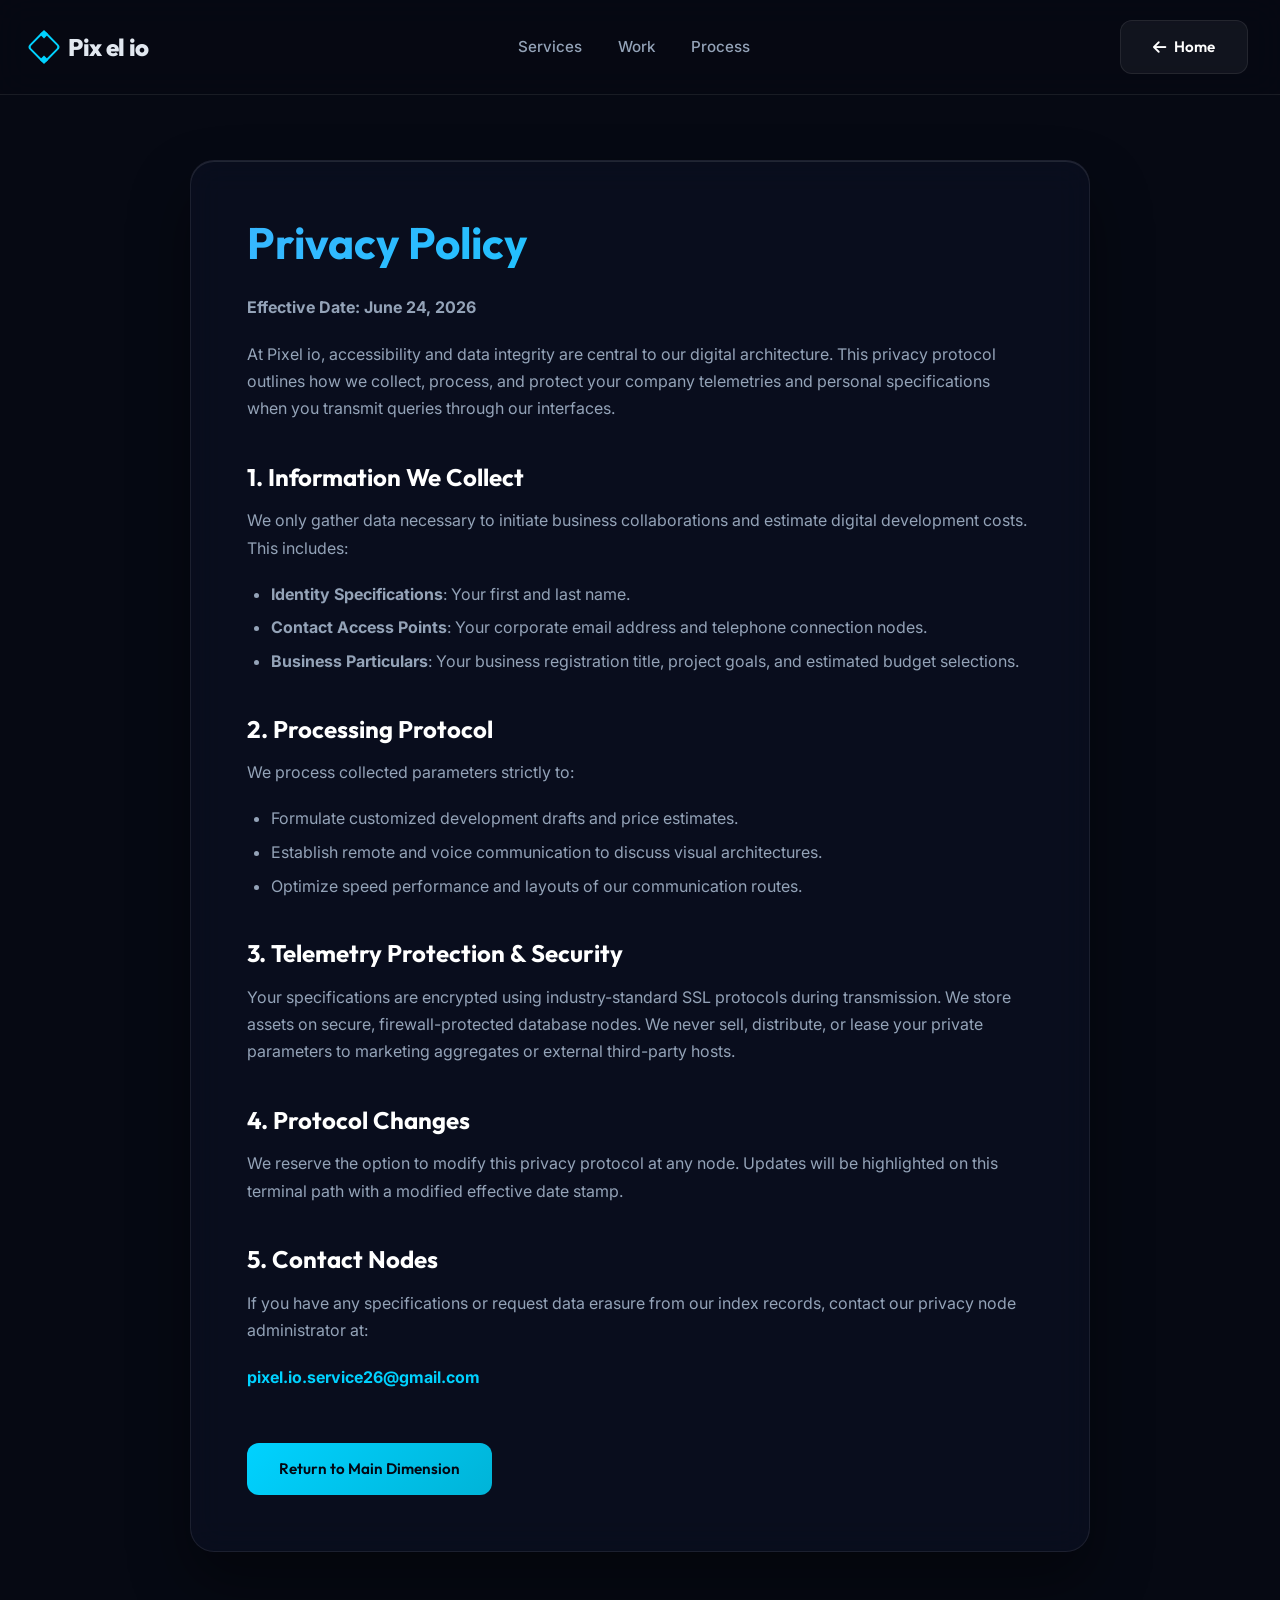
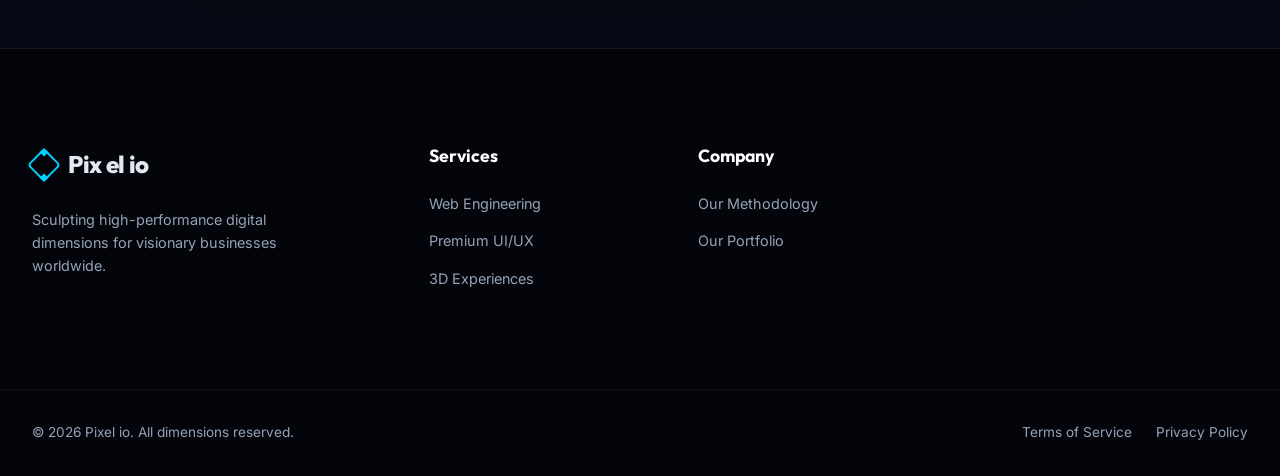
<file: privacy.html>
<!DOCTYPE html>
<html lang="en">
<head>
    <meta charset="UTF-8">
    <meta name="viewport" content="width=device-width, initial-scale=1.0">
    <title>Privacy Policy | Pixel io</title>
    <meta name="description" content="Privacy Policy for Pixel io. Understand how we protect and process your data.">
    <!-- Google Fonts -->
    <link rel="preconnect" href="https://fonts.googleapis.com">
    <link rel="preconnect" href="https://fonts.gstatic.com" crossorigin>
    <link href="https://fonts.googleapis.com/css2?family=Inter:wght@300;400;500;600&family=Outfit:wght@400;500;600;700;800;900&display=swap" rel="stylesheet">
    <!-- FontAwesome for icons -->
    <link rel="stylesheet" href="https://cdnjs.cloudflare.com/ajax/libs/font-awesome/6.4.0/css/all.min.css">
    <!-- Stylesheet -->
    <link rel="stylesheet" href="style.css">
    <style>
        .policy-container {
            padding: 10rem 0 6rem 0;
            min-height: 80vh;
        }
        .policy-card {
            padding: 3.5rem;
            max-width: 900px;
            margin: 0 auto;
        }
        .policy-card h1 {
            font-size: 2.75rem;
            margin-bottom: 1.5rem;
            background: linear-gradient(135deg, var(--clr-blue), var(--clr-cyan));
            background-clip: text;
            -webkit-background-clip: text;
            -webkit-text-fill-color: transparent;
        }
        .policy-card h2 {
            font-size: 1.5rem;
            margin-top: 2.5rem;
            margin-bottom: 1rem;
            color: #ffffff;
        }
        .policy-card p {
            margin-bottom: 1.25rem;
            font-size: 1rem;
            line-height: 1.7;
        }
        .policy-card ul {
            margin-bottom: 1.5rem;
            padding-left: 1.5rem;
            color: var(--clr-text-muted);
        }
        .policy-card li {
            margin-bottom: 0.5rem;
        }
        .back-btn {
            margin-top: 2rem;
        }
    </style>
</head>
<body>
    <!-- Background Interactive Pixel Canvas -->
    <canvas id="pixel-bg-canvas"></canvas>

    <!-- Header Navigation -->
    <header class="navbar-header">
        <div class="nav-container">
            <a href="index.html" class="logo">
                <div class="logo-pixel-cube">
                    <span class="pixel-dot top-left"></span>
                    <span class="pixel-dot bottom-right"></span>
                </div>
                <span class="logo-text"><span class="logo-pix">Pix</span><span class="logo-el">el</span> <span class="logo-io">io</span></span>
            </a>
            
            <nav class="nav-menu" id="nav-menu">
                <a href="index.html#services" class="nav-link">Services</a>
                <a href="index.html#portfolio" class="nav-link">Work</a>
                <a href="index.html#concept" class="nav-link">Process</a>
            </nav>

            <div class="nav-actions">
                <a href="index.html" class="btn btn-secondary"><i class="fa-solid fa-arrow-left"></i> Home</a>
            </div>
        </div>
    </header>

    <main class="container policy-container">
        <div class="policy-card glass-panel">
            <h1>Privacy Policy</h1>
            <p><strong>Effective Date: June 24, 2026</strong></p>
            <p>At Pixel io, accessibility and data integrity are central to our digital architecture. This privacy protocol outlines how we collect, process, and protect your company telemetries and personal specifications when you transmit queries through our interfaces.</p>
            
            <h2>1. Information We Collect</h2>
            <p>We only gather data necessary to initiate business collaborations and estimate digital development costs. This includes:</p>
            <ul>
                <li><strong>Identity Specifications</strong>: Your first and last name.</li>
                <li><strong>Contact Access Points</strong>: Your corporate email address and telephone connection nodes.</li>
                <li><strong>Business Particulars</strong>: Your business registration title, project goals, and estimated budget selections.</li>
            </ul>

            <h2>2. Processing Protocol</h2>
            <p>We process collected parameters strictly to:</p>
            <ul>
                <li>Formulate customized development drafts and price estimates.</li>
                <li>Establish remote and voice communication to discuss visual architectures.</li>
                <li>Optimize speed performance and layouts of our communication routes.</li>
            </ul>

            <h2>3. Telemetry Protection & Security</h2>
            <p>Your specifications are encrypted using industry-standard SSL protocols during transmission. We store assets on secure, firewall-protected database nodes. We never sell, distribute, or lease your private parameters to marketing aggregates or external third-party hosts.</p>

            <h2>4. Protocol Changes</h2>
            <p>We reserve the option to modify this privacy protocol at any node. Updates will be highlighted on this terminal path with a modified effective date stamp.</p>

            <h2>5. Contact Nodes</h2>
            <p>If you have any specifications or request data erasure from our index records, contact our privacy node administrator at:</p>
            <p><a href="mailto:pixel.io.service26@gmail.com" class="link-cyan"><strong>pixel.io.service26@gmail.com</strong></a></p>

            <a href="index.html" class="btn btn-primary btn-glow back-btn">Return to Main Dimension</a>
        </div>
    </main>

    <!-- Footer -->
    <footer class="main-footer">
        <div class="container footer-container">
            <div class="footer-brand">
                <a href="index.html" class="logo">
                    <div class="logo-pixel-cube">
                        <span class="pixel-dot top-left"></span>
                        <span class="pixel-dot bottom-right"></span>
                    </div>
                    <span class="logo-text"><span class="logo-pix">Pix</span><span class="logo-el">el</span> <span class="logo-io">io</span></span>
                </a>
                <p>Sculpting high-performance digital dimensions for visionary businesses worldwide.</p>
            </div>

            <div class="footer-links">
                <h4>Services</h4>
                <ul>
                    <li><a href="index.html#services">Web Engineering</a></li>
                    <li><a href="index.html#services">Premium UI/UX</a></li>
                    <li><a href="index.html#services">3D Experiences</a></li>
                </ul>
            </div>

            <div class="footer-links">
                <h4>Company</h4>
                <ul>
                    <li><a href="index.html#concept">Our Methodology</a></li>
                    <li><a href="index.html#portfolio">Our Portfolio</a></li>
                </ul>
            </div>
        </div>

        <div class="footer-bottom">
            <div class="container footer-bottom-container">
                <p>&copy; 2026 Pixel io. All dimensions reserved.</p>
                <div class="footer-legal">
                    <a href="terms.html">Terms of Service</a>
                    <a href="privacy.html">Privacy Policy</a>
                </div>
            </div>
        </div>
    </footer>

    <!-- JavaScript -->
    <script src="app.js"></script>
</body>
</html>
</file>
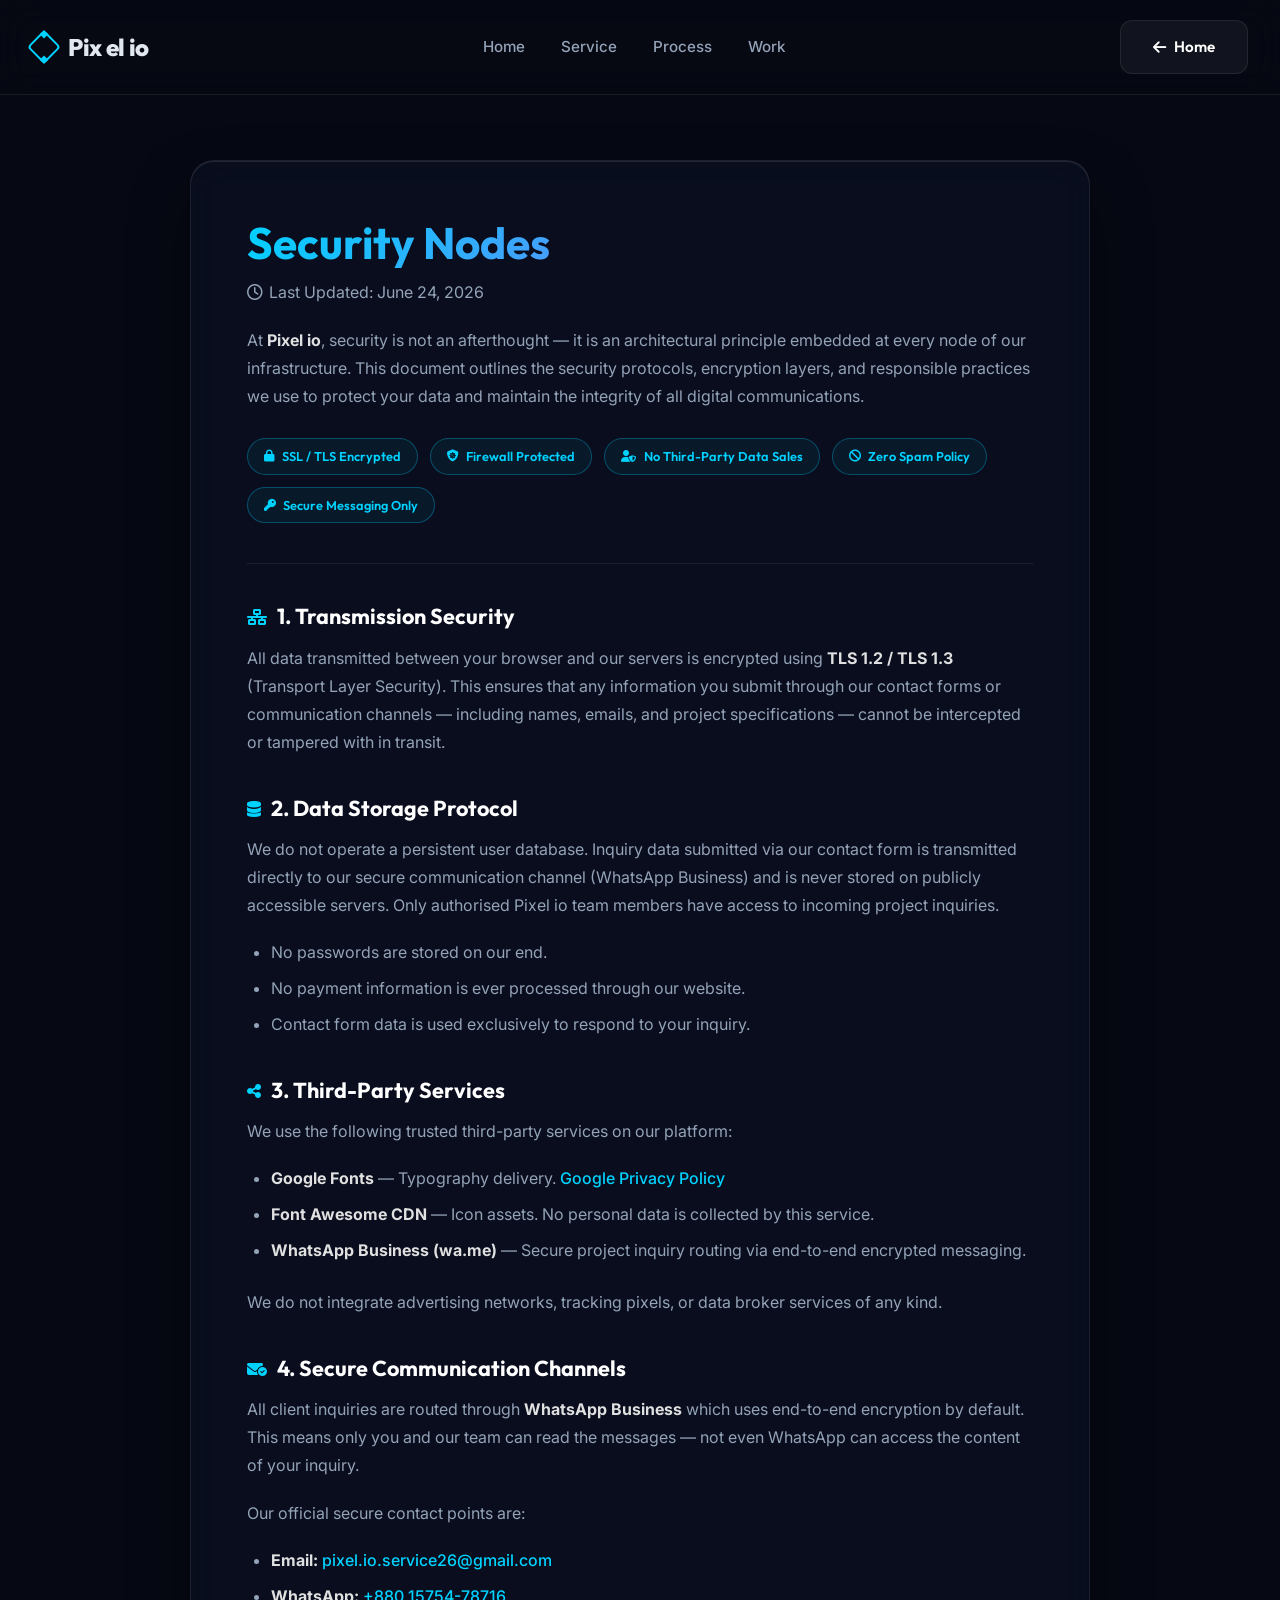
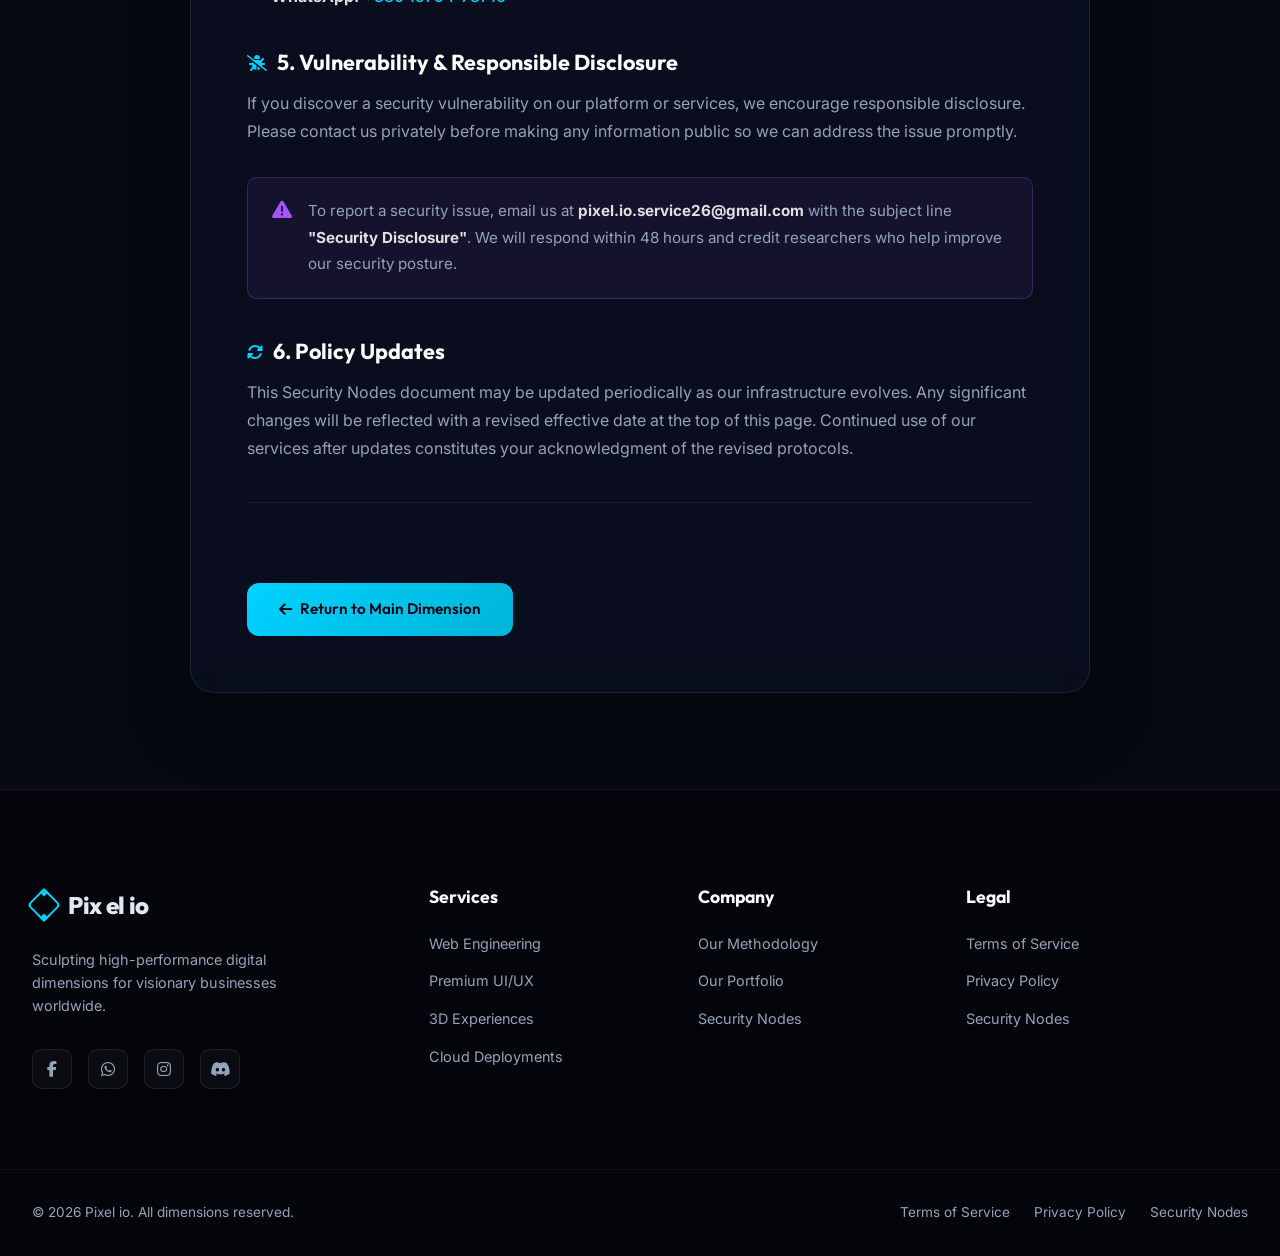
<file: security.html>
<!DOCTYPE html>
<html lang="en">
<head>
    <meta charset="UTF-8">
    <meta name="viewport" content="width=device-width, initial-scale=1.0">
    <title>Security Nodes | Pixel io</title>
    <meta name="description" content="Pixel io Security Nodes — Learn how we protect your data, secure our infrastructure, and maintain digital integrity across all communication channels.">
    <!-- Google Fonts -->
    <link rel="preconnect" href="https://fonts.googleapis.com">
    <link rel="preconnect" href="https://fonts.gstatic.com" crossorigin>
    <link href="https://fonts.googleapis.com/css2?family=Inter:wght@300;400;500;600&family=Outfit:wght@400;500;600;700;800;900&display=swap" rel="stylesheet">
    <!-- FontAwesome for icons -->
    <link rel="stylesheet" href="https://cdnjs.cloudflare.com/ajax/libs/font-awesome/6.4.0/css/all.min.css">
    <!-- Stylesheet -->
    <link rel="stylesheet" href="style.css">
    <style>
        .policy-container {
            padding: 10rem 0 6rem 0;
            min-height: 80vh;
        }
        .policy-card {
            padding: 3.5rem;
            max-width: 900px;
            margin: 0 auto;
        }
        .policy-card h1 {
            font-size: 2.75rem;
            margin-bottom: 0.5rem;
            background: linear-gradient(135deg, #00d2ff, #a855f7);
            -webkit-background-clip: text;
            -webkit-text-fill-color: transparent;
        }
        .effective-date {
            font-size: 0.85rem;
            color: var(--clr-text-muted);
            margin-bottom: 2rem;
            display: flex;
            align-items: center;
            gap: 0.4rem;
        }
        .policy-card h2 {
            font-size: 1.35rem;
            margin-top: 2.5rem;
            margin-bottom: 0.85rem;
            color: #ffffff;
            display: flex;
            align-items: center;
            gap: 0.6rem;
        }
        .policy-card h2 i {
            font-size: 1rem;
            color: var(--clr-cyan);
        }
        .policy-card p {
            margin-bottom: 1.25rem;
            font-size: 1rem;
            line-height: 1.75;
            color: var(--clr-text-muted);
        }
        .policy-card ul {
            margin-bottom: 1.5rem;
            padding-left: 1.5rem;
            color: var(--clr-text-muted);
        }
        .policy-card li {
            margin-bottom: 0.6rem;
            line-height: 1.65;
        }
        .policy-card strong { color: #e0e0e0; }
        .security-badges {
            display: flex;
            flex-wrap: wrap;
            gap: 0.75rem;
            margin: 1.75rem 0;
        }
        .sec-badge {
            display: inline-flex;
            align-items: center;
            gap: 0.45rem;
            padding: 0.45rem 1rem;
            border-radius: 999px;
            border: 1px solid rgba(0, 210, 255, 0.3);
            background: rgba(0, 210, 255, 0.06);
            font-size: 0.8rem;
            font-family: var(--font-heading);
            font-weight: 600;
            color: var(--clr-cyan);
        }
        .sec-badge i { font-size: 0.75rem; }
        .alert-box {
            display: flex;
            align-items: flex-start;
            gap: 1rem;
            padding: 1.25rem 1.5rem;
            border-radius: 10px;
            background: rgba(168, 85, 247, 0.07);
            border: 1px solid rgba(168, 85, 247, 0.25);
            margin: 2rem 0;
        }
        .alert-box i {
            font-size: 1.25rem;
            color: #a855f7;
            margin-top: 0.1rem;
            flex-shrink: 0;
        }
        .alert-box p { margin: 0; font-size: 0.95rem; }
        .back-btn {
            margin-top: 2.5rem;
            display: inline-flex;
            align-items: center;
            gap: 0.5rem;
        }
        .divider {
            border: none;
            border-top: 1px solid var(--border-color);
            margin: 2.5rem 0;
        }
    </style>
</head>
<body>
    <!-- Background Interactive Pixel Canvas -->
    <canvas id="pixel-bg-canvas"></canvas>

    <!-- Header Navigation -->
    <header class="navbar-header">
        <div class="nav-container">
            <a href="index.html" class="logo">
                <div class="logo-pixel-cube">
                    <span class="pixel-dot top-left"></span>
                    <span class="pixel-dot bottom-right"></span>
                </div>
                <span class="logo-text"><span class="logo-pix">Pix</span><span class="logo-el">el</span> <span class="logo-io">io</span></span>
            </a>

            <nav class="nav-menu" id="nav-menu">
                <a href="index.html#home" class="nav-link">Home</a>
                <a href="index.html#services" class="nav-link">Service</a>
                <a href="index.html#concept" class="nav-link">Process</a>
                <a href="index.html#portfolio" class="nav-link">Work</a>
            </nav>

            <div class="nav-actions">
                <a href="index.html" class="btn btn-secondary"><i class="fa-solid fa-arrow-left"></i> Home</a>
            </div>
        </div>
    </header>

    <main class="container policy-container">
        <div class="policy-card glass-panel">

            <h1>Security Nodes</h1>
            <p class="effective-date"><i class="fa-regular fa-clock"></i> Last Updated: June 24, 2026</p>

            <p>At <strong>Pixel io</strong>, security is not an afterthought — it is an architectural principle embedded at every node of our infrastructure. This document outlines the security protocols, encryption layers, and responsible practices we use to protect your data and maintain the integrity of all digital communications.</p>

            <div class="security-badges">
                <span class="sec-badge"><i class="fa-solid fa-lock"></i> SSL / TLS Encrypted</span>
                <span class="sec-badge"><i class="fa-solid fa-shield-virus"></i> Firewall Protected</span>
                <span class="sec-badge"><i class="fa-solid fa-user-shield"></i> No Third-Party Data Sales</span>
                <span class="sec-badge"><i class="fa-solid fa-ban"></i> Zero Spam Policy</span>
                <span class="sec-badge"><i class="fa-solid fa-key"></i> Secure Messaging Only</span>
            </div>

            <hr class="divider">

            <h2><i class="fa-solid fa-network-wired"></i> 1. Transmission Security</h2>
            <p>All data transmitted between your browser and our servers is encrypted using <strong>TLS 1.2 / TLS 1.3</strong> (Transport Layer Security). This ensures that any information you submit through our contact forms or communication channels — including names, emails, and project specifications — cannot be intercepted or tampered with in transit.</p>

            <h2><i class="fa-solid fa-database"></i> 2. Data Storage Protocol</h2>
            <p>We do not operate a persistent user database. Inquiry data submitted via our contact form is transmitted directly to our secure communication channel (WhatsApp Business) and is never stored on publicly accessible servers. Only authorised Pixel io team members have access to incoming project inquiries.</p>
            <ul>
                <li>No passwords are stored on our end.</li>
                <li>No payment information is ever processed through our website.</li>
                <li>Contact form data is used exclusively to respond to your inquiry.</li>
            </ul>

            <h2><i class="fa-solid fa-share-nodes"></i> 3. Third-Party Services</h2>
            <p>We use the following trusted third-party services on our platform:</p>
            <ul>
                <li><strong>Google Fonts</strong> — Typography delivery. <a href="https://policies.google.com/privacy" target="_blank" rel="noopener" class="link-cyan">Google Privacy Policy</a></li>
                <li><strong>Font Awesome CDN</strong> — Icon assets. No personal data is collected by this service.</li>
                <li><strong>WhatsApp Business (wa.me)</strong> — Secure project inquiry routing via end-to-end encrypted messaging.</li>
            </ul>
            <p>We do not integrate advertising networks, tracking pixels, or data broker services of any kind.</p>

            <h2><i class="fa-solid fa-envelope-circle-check"></i> 4. Secure Communication Channels</h2>
            <p>All client inquiries are routed through <strong>WhatsApp Business</strong> which uses end-to-end encryption by default. This means only you and our team can read the messages — not even WhatsApp can access the content of your inquiry.</p>
            <p>Our official secure contact points are:</p>
            <ul>
                <li><strong>Email:</strong> <a href="mailto:pixel.io.service26@gmail.com" class="link-cyan">pixel.io.service26@gmail.com</a></li>
                <li><strong>WhatsApp:</strong> <a href="https://wa.me/8801575478716" target="_blank" rel="noopener" class="link-cyan">+880 15754-78716</a></li>
            </ul>

            <h2><i class="fa-solid fa-bug-slash"></i> 5. Vulnerability &amp; Responsible Disclosure</h2>
            <p>If you discover a security vulnerability on our platform or services, we encourage responsible disclosure. Please contact us privately before making any information public so we can address the issue promptly.</p>

            <div class="alert-box">
                <i class="fa-solid fa-triangle-exclamation"></i>
                <p>To report a security issue, email us at <a href="mailto:pixel.io.service26@gmail.com" class="link-cyan"><strong>pixel.io.service26@gmail.com</strong></a> with the subject line <strong>"Security Disclosure"</strong>. We will respond within 48 hours and credit researchers who help improve our security posture.</p>
            </div>

            <h2><i class="fa-solid fa-rotate"></i> 6. Policy Updates</h2>
            <p>This Security Nodes document may be updated periodically as our infrastructure evolves. Any significant changes will be reflected with a revised effective date at the top of this page. Continued use of our services after updates constitutes your acknowledgment of the revised protocols.</p>

            <hr class="divider">

            <a href="index.html" class="btn btn-primary btn-glow back-btn">
                <i class="fa-solid fa-arrow-left"></i> Return to Main Dimension
            </a>

        </div>
    </main>

    <!-- Footer -->
    <footer class="main-footer">
        <div class="container footer-container">
            <div class="footer-brand">
                <a href="index.html" class="logo">
                    <div class="logo-pixel-cube">
                        <span class="pixel-dot top-left"></span>
                        <span class="pixel-dot bottom-right"></span>
                    </div>
                    <span class="logo-text"><span class="logo-pix">Pix</span><span class="logo-el">el</span> <span class="logo-io">io</span></span>
                </a>
                <p>Sculpting high-performance digital dimensions for visionary businesses worldwide.</p>
                <div class="social-links">
                    <a href="#" aria-label="Facebook"><i class="fa-brands fa-facebook-f"></i></a>
                    <a href="https://wa.me/8801575478716" target="_blank" rel="noopener" aria-label="WhatsApp"><i class="fa-brands fa-whatsapp"></i></a>
                    <a href="#" aria-label="Instagram"><i class="fa-brands fa-instagram"></i></a>
                    <a href="#" aria-label="Discord"><i class="fa-brands fa-discord"></i></a>
                </div>
            </div>

            <div class="footer-links">
                <h4>Services</h4>
                <ul>
                    <li><a href="index.html#services">Web Engineering</a></li>
                    <li><a href="index.html#services">Premium UI/UX</a></li>
                    <li><a href="index.html#services">3D Experiences</a></li>
                    <li><a href="index.html#services">Cloud Deployments</a></li>
                </ul>
            </div>

            <div class="footer-links">
                <h4>Company</h4>
                <ul>
                    <li><a href="index.html#concept">Our Methodology</a></li>
                    <li><a href="index.html#portfolio">Our Portfolio</a></li>
                    <li><a href="security.html">Security Nodes</a></li>
                </ul>
            </div>

            <div class="footer-links">
                <h4>Legal</h4>
                <ul>
                    <li><a href="terms.html">Terms of Service</a></li>
                    <li><a href="privacy.html">Privacy Policy</a></li>
                    <li><a href="security.html">Security Nodes</a></li>
                </ul>
            </div>
        </div>

        <div class="footer-bottom">
            <div class="container footer-bottom-container">
                <p>&copy; 2026 Pixel io. All dimensions reserved.</p>
                <div class="footer-legal">
                    <a href="terms.html">Terms of Service</a>
                    <a href="privacy.html">Privacy Policy</a>
                    <a href="security.html">Security Nodes</a>
                </div>
            </div>
        </div>
    </footer>

    <!-- JavaScript -->
    <script src="app.js"></script>
</body>
</html>
</file>
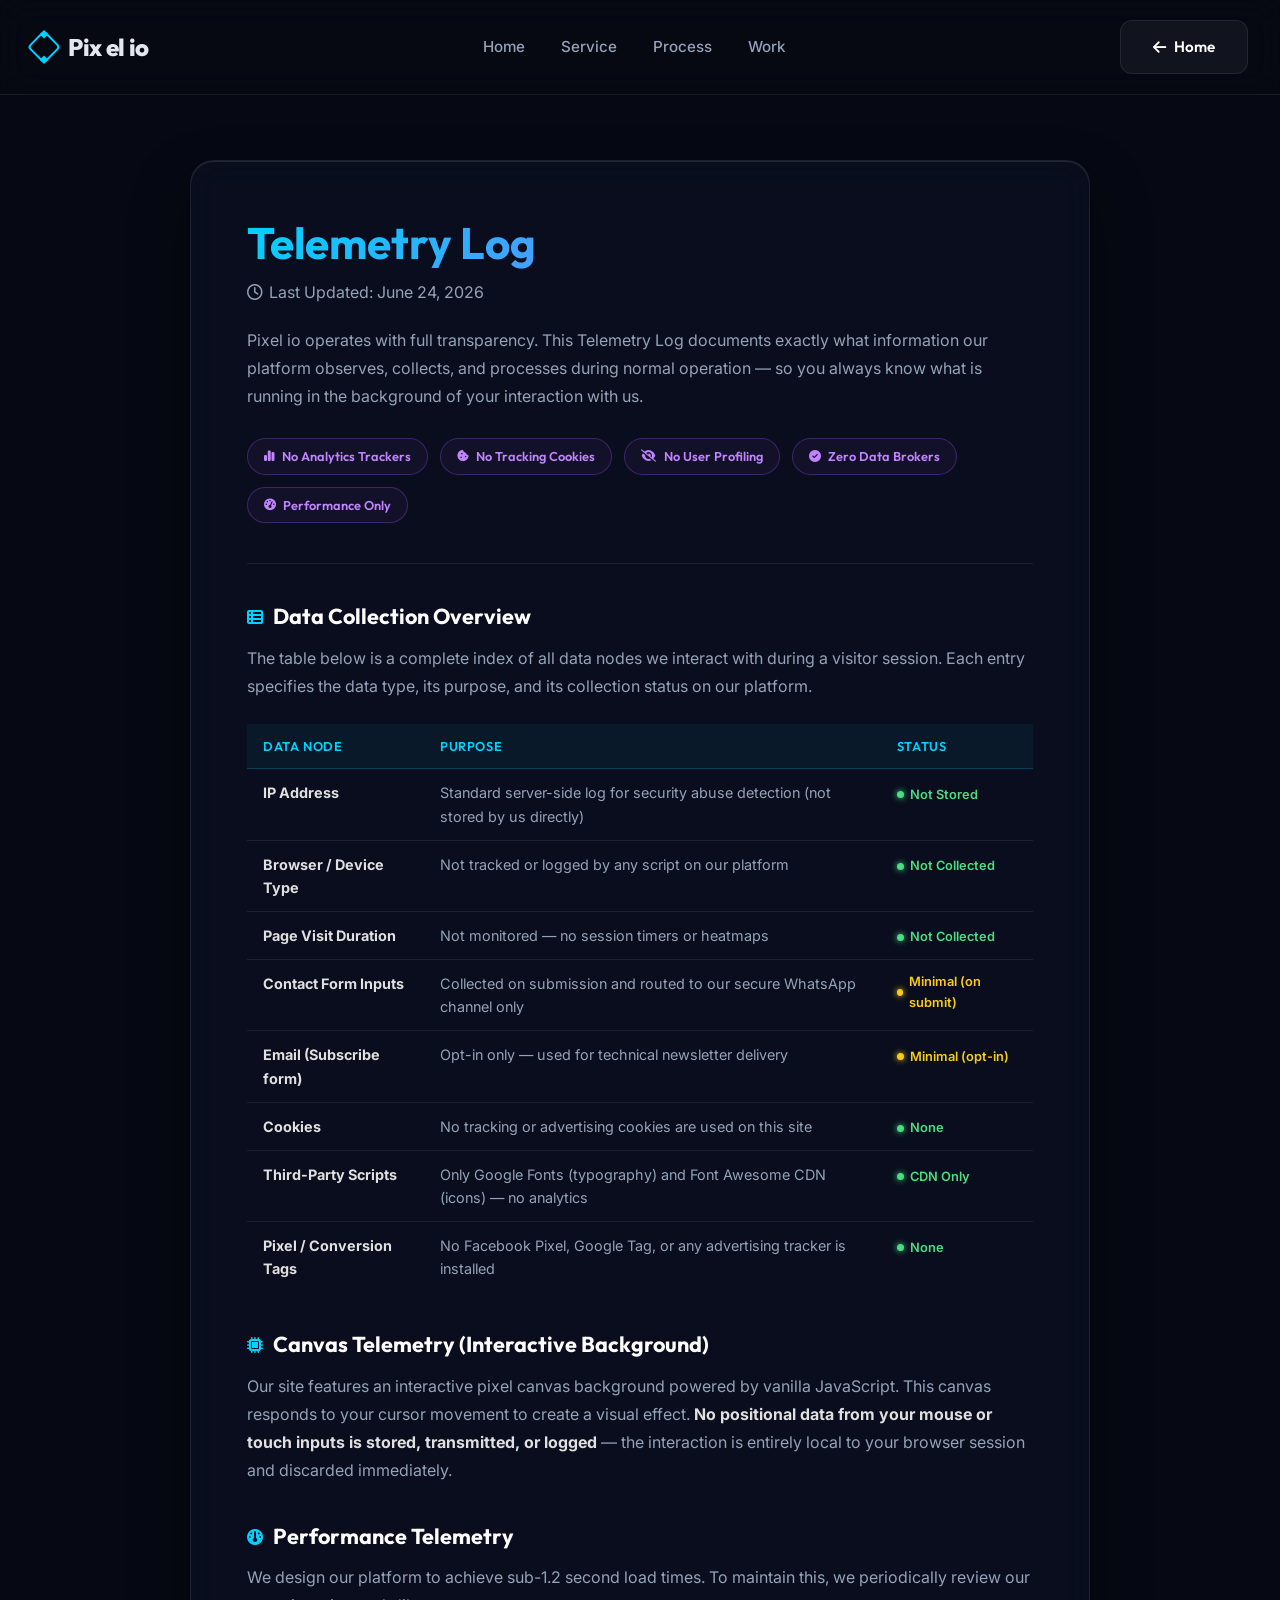
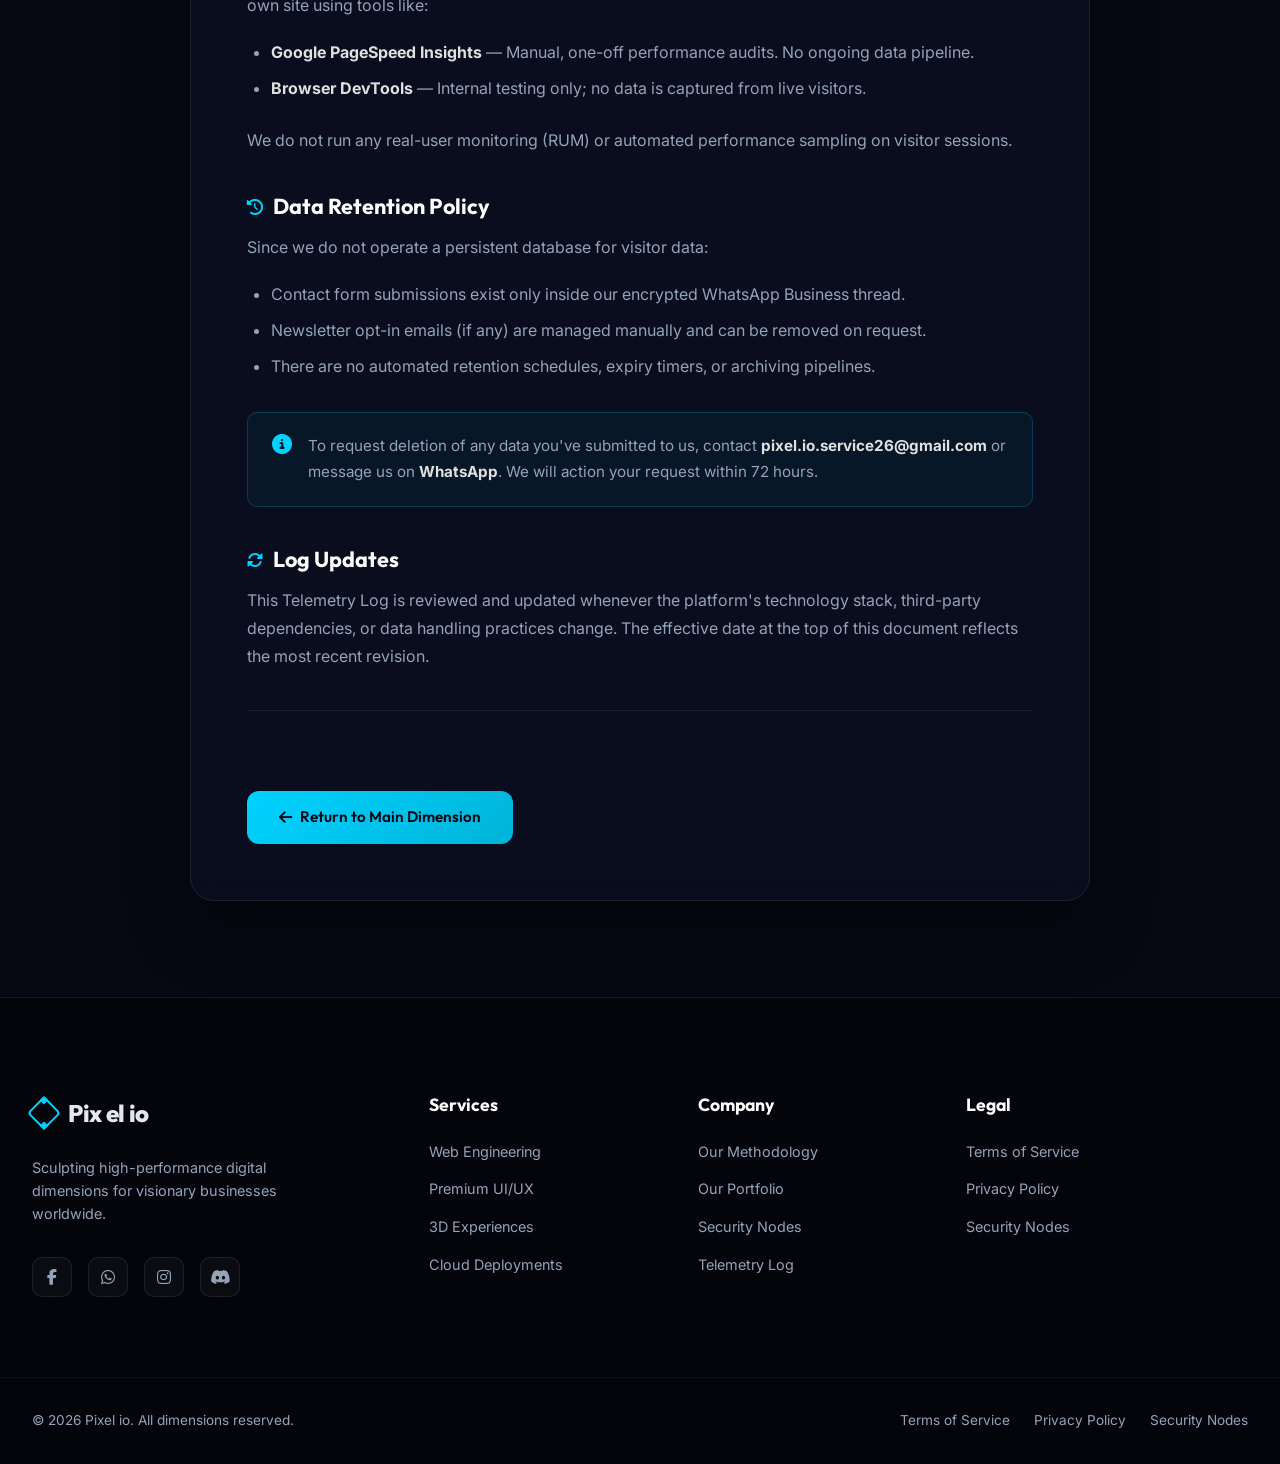
<file: telemetry.html>
<!DOCTYPE html>
<html lang="en">
<head>
    <meta charset="UTF-8">
    <meta name="viewport" content="width=device-width, initial-scale=1.0">
    <title>Telemetry Log | Pixel io</title>
    <meta name="description" content="Pixel io Telemetry Log — A transparent record of what data is collected, how it is used, and how we keep our digital infrastructure optimised and clean.">
    <!-- Google Fonts -->
    <link rel="preconnect" href="https://fonts.googleapis.com">
    <link rel="preconnect" href="https://fonts.gstatic.com" crossorigin>
    <link href="https://fonts.googleapis.com/css2?family=Inter:wght@300;400;500;600&family=Outfit:wght@400;500;600;700;800;900&display=swap" rel="stylesheet">
    <!-- FontAwesome for icons -->
    <link rel="stylesheet" href="https://cdnjs.cloudflare.com/ajax/libs/font-awesome/6.4.0/css/all.min.css">
    <!-- Stylesheet -->
    <link rel="stylesheet" href="style.css">
    <style>
        .policy-container {
            padding: 10rem 0 6rem 0;
            min-height: 80vh;
        }
        .policy-card {
            padding: 3.5rem;
            max-width: 900px;
            margin: 0 auto;
        }
        .policy-card h1 {
            font-size: 2.75rem;
            margin-bottom: 0.5rem;
            background: linear-gradient(135deg, #00d2ff, #a855f7);
            background-clip: text;
            -webkit-background-clip: text;
            -webkit-text-fill-color: transparent;
        }
        .effective-date {
            font-size: 0.85rem;
            color: var(--clr-text-muted);
            margin-bottom: 2rem;
            display: flex;
            align-items: center;
            gap: 0.4rem;
        }
        .policy-card h2 {
            font-size: 1.35rem;
            margin-top: 2.5rem;
            margin-bottom: 0.85rem;
            color: #ffffff;
            display: flex;
            align-items: center;
            gap: 0.6rem;
        }
        .policy-card h2 i {
            font-size: 1rem;
            color: var(--clr-cyan);
        }
        .policy-card p {
            margin-bottom: 1.25rem;
            font-size: 1rem;
            line-height: 1.75;
            color: var(--clr-text-muted);
        }
        .policy-card ul {
            margin-bottom: 1.5rem;
            padding-left: 1.5rem;
            color: var(--clr-text-muted);
        }
        .policy-card li {
            margin-bottom: 0.6rem;
            line-height: 1.65;
        }
        .policy-card strong { color: #e0e0e0; }
        .tele-badges {
            display: flex;
            flex-wrap: wrap;
            gap: 0.75rem;
            margin: 1.75rem 0;
        }
        .tele-badge {
            display: inline-flex;
            align-items: center;
            gap: 0.45rem;
            padding: 0.45rem 1rem;
            border-radius: 999px;
            border: 1px solid rgba(168, 85, 247, 0.3);
            background: rgba(168, 85, 247, 0.06);
            font-size: 0.8rem;
            font-family: var(--font-heading);
            font-weight: 600;
            color: #c084fc;
        }
        .tele-badge i { font-size: 0.75rem; }
        /* Log entry table */
        .log-table {
            width: 100%;
            border-collapse: collapse;
            margin: 1.5rem 0;
            font-size: 0.9rem;
        }
        .log-table th {
            text-align: left;
            padding: 0.75rem 1rem;
            background: rgba(0, 210, 255, 0.06);
            border-bottom: 1px solid rgba(0, 210, 255, 0.2);
            color: var(--clr-cyan);
            font-family: var(--font-heading);
            font-weight: 600;
            font-size: 0.8rem;
            letter-spacing: 0.05em;
            text-transform: uppercase;
        }
        .log-table td {
            padding: 0.75rem 1rem;
            border-bottom: 1px solid var(--border-color);
            color: var(--clr-text-muted);
            vertical-align: top;
        }
        .log-table tr:last-child td { border-bottom: none; }
        .log-table tr:hover td { background: rgba(255,255,255,0.02); }
        .status-dot {
            display: inline-flex;
            align-items: center;
            gap: 0.4rem;
            font-size: 0.8rem;
            font-weight: 600;
        }
        .status-dot::before {
            content: '';
            width: 7px;
            height: 7px;
            border-radius: 50%;
            display: inline-block;
        }
        .status-none::before  { background: #4ade80; box-shadow: 0 0 6px #4ade80; }
        .status-minimal::before { background: #facc15; box-shadow: 0 0 6px #facc15; }
        .status-none  { color: #4ade80; }
        .status-minimal { color: #facc15; }
        .info-box {
            display: flex;
            align-items: flex-start;
            gap: 1rem;
            padding: 1.25rem 1.5rem;
            border-radius: 10px;
            background: rgba(0, 210, 255, 0.05);
            border: 1px solid rgba(0, 210, 255, 0.2);
            margin: 2rem 0;
        }
        .info-box i {
            font-size: 1.25rem;
            color: var(--clr-cyan);
            margin-top: 0.1rem;
            flex-shrink: 0;
        }
        .info-box p { margin: 0; font-size: 0.95rem; }
        .back-btn {
            margin-top: 2.5rem;
            display: inline-flex;
            align-items: center;
            gap: 0.5rem;
        }
        .divider {
            border: none;
            border-top: 1px solid var(--border-color);
            margin: 2.5rem 0;
        }
    </style>
</head>
<body>
    <!-- Background Interactive Pixel Canvas -->
    <canvas id="pixel-bg-canvas"></canvas>

    <!-- Header Navigation -->
    <header class="navbar-header">
        <div class="nav-container">
            <a href="index.html" class="logo">
                <div class="logo-pixel-cube">
                    <span class="pixel-dot top-left"></span>
                    <span class="pixel-dot bottom-right"></span>
                </div>
                <span class="logo-text"><span class="logo-pix">Pix</span><span class="logo-el">el</span> <span class="logo-io">io</span></span>
            </a>

            <nav class="nav-menu" id="nav-menu">
                <a href="index.html#home" class="nav-link">Home</a>
                <a href="index.html#services" class="nav-link">Service</a>
                <a href="index.html#concept" class="nav-link">Process</a>
                <a href="index.html#portfolio" class="nav-link">Work</a>
            </nav>

            <div class="nav-actions">
                <a href="index.html" class="btn btn-secondary"><i class="fa-solid fa-arrow-left"></i> Home</a>
            </div>
        </div>
    </header>

    <main class="container policy-container">
        <div class="policy-card glass-panel">

            <h1>Telemetry Log</h1>
            <p class="effective-date"><i class="fa-regular fa-clock"></i> Last Updated: June 24, 2026</p>

            <p>Pixel io operates with full transparency. This Telemetry Log documents exactly what information our platform observes, collects, and processes during normal operation — so you always know what is running in the background of your interaction with us.</p>

            <div class="tele-badges">
                <span class="tele-badge"><i class="fa-solid fa-chart-simple"></i> No Analytics Trackers</span>
                <span class="tele-badge"><i class="fa-solid fa-cookie-bite"></i> No Tracking Cookies</span>
                <span class="tele-badge"><i class="fa-solid fa-eye-slash"></i> No User Profiling</span>
                <span class="tele-badge"><i class="fa-solid fa-circle-check"></i> Zero Data Brokers</span>
                <span class="tele-badge"><i class="fa-solid fa-gauge-high"></i> Performance Only</span>
            </div>

            <hr class="divider">

            <h2><i class="fa-solid fa-table-list"></i> Data Collection Overview</h2>
            <p>The table below is a complete index of all data nodes we interact with during a visitor session. Each entry specifies the data type, its purpose, and its collection status on our platform.</p>

            <table class="log-table">
                <thead>
                    <tr>
                        <th>Data Node</th>
                        <th>Purpose</th>
                        <th>Status</th>
                    </tr>
                </thead>
                <tbody>
                    <tr>
                        <td><strong>IP Address</strong></td>
                        <td>Standard server-side log for security abuse detection (not stored by us directly)</td>
                        <td><span class="status-dot status-none">Not Stored</span></td>
                    </tr>
                    <tr>
                        <td><strong>Browser / Device Type</strong></td>
                        <td>Not tracked or logged by any script on our platform</td>
                        <td><span class="status-dot status-none">Not Collected</span></td>
                    </tr>
                    <tr>
                        <td><strong>Page Visit Duration</strong></td>
                        <td>Not monitored — no session timers or heatmaps</td>
                        <td><span class="status-dot status-none">Not Collected</span></td>
                    </tr>
                    <tr>
                        <td><strong>Contact Form Inputs</strong></td>
                        <td>Collected on submission and routed to our secure WhatsApp channel only</td>
                        <td><span class="status-dot status-minimal">Minimal (on submit)</span></td>
                    </tr>
                    <tr>
                        <td><strong>Email (Subscribe form)</strong></td>
                        <td>Opt-in only — used for technical newsletter delivery</td>
                        <td><span class="status-dot status-minimal">Minimal (opt-in)</span></td>
                    </tr>
                    <tr>
                        <td><strong>Cookies</strong></td>
                        <td>No tracking or advertising cookies are used on this site</td>
                        <td><span class="status-dot status-none">None</span></td>
                    </tr>
                    <tr>
                        <td><strong>Third-Party Scripts</strong></td>
                        <td>Only Google Fonts (typography) and Font Awesome CDN (icons) — no analytics</td>
                        <td><span class="status-dot status-none">CDN Only</span></td>
                    </tr>
                    <tr>
                        <td><strong>Pixel / Conversion Tags</strong></td>
                        <td>No Facebook Pixel, Google Tag, or any advertising tracker is installed</td>
                        <td><span class="status-dot status-none">None</span></td>
                    </tr>
                </tbody>
            </table>

            <h2><i class="fa-solid fa-microchip"></i> Canvas Telemetry (Interactive Background)</h2>
            <p>Our site features an interactive pixel canvas background powered by vanilla JavaScript. This canvas responds to your cursor movement to create a visual effect. <strong>No positional data from your mouse or touch inputs is stored, transmitted, or logged</strong> — the interaction is entirely local to your browser session and discarded immediately.</p>

            <h2><i class="fa-solid fa-gauge"></i> Performance Telemetry</h2>
            <p>We design our platform to achieve sub-1.2 second load times. To maintain this, we periodically review our own site using tools like:</p>
            <ul>
                <li><strong>Google PageSpeed Insights</strong> — Manual, one-off performance audits. No ongoing data pipeline.</li>
                <li><strong>Browser DevTools</strong> — Internal testing only; no data is captured from live visitors.</li>
            </ul>
            <p>We do not run any real-user monitoring (RUM) or automated performance sampling on visitor sessions.</p>

            <h2><i class="fa-solid fa-clock-rotate-left"></i> Data Retention Policy</h2>
            <p>Since we do not operate a persistent database for visitor data:</p>
            <ul>
                <li>Contact form submissions exist only inside our encrypted WhatsApp Business thread.</li>
                <li>Newsletter opt-in emails (if any) are managed manually and can be removed on request.</li>
                <li>There are no automated retention schedules, expiry timers, or archiving pipelines.</li>
            </ul>

            <div class="info-box">
                <i class="fa-solid fa-circle-info"></i>
                <p>To request deletion of any data you've submitted to us, contact <a href="mailto:pixel.io.service26@gmail.com" class="link-cyan"><strong>pixel.io.service26@gmail.com</strong></a> or message us on <a href="https://wa.me/8801575478716" target="_blank" rel="noopener" class="link-cyan"><strong>WhatsApp</strong></a>. We will action your request within 72 hours.</p>
            </div>

            <h2><i class="fa-solid fa-rotate"></i> Log Updates</h2>
            <p>This Telemetry Log is reviewed and updated whenever the platform's technology stack, third-party dependencies, or data handling practices change. The effective date at the top of this document reflects the most recent revision.</p>

            <hr class="divider">

            <a href="index.html" class="btn btn-primary btn-glow back-btn">
                <i class="fa-solid fa-arrow-left"></i> Return to Main Dimension
            </a>

        </div>
    </main>

    <!-- Footer -->
    <footer class="main-footer">
        <div class="container footer-container">
            <div class="footer-brand">
                <a href="index.html" class="logo">
                    <div class="logo-pixel-cube">
                        <span class="pixel-dot top-left"></span>
                        <span class="pixel-dot bottom-right"></span>
                    </div>
                    <span class="logo-text"><span class="logo-pix">Pix</span><span class="logo-el">el</span> <span class="logo-io">io</span></span>
                </a>
                <p>Sculpting high-performance digital dimensions for visionary businesses worldwide.</p>
                <div class="social-links">
                    <a href="#" aria-label="Facebook"><i class="fa-brands fa-facebook-f"></i></a>
                    <a href="https://wa.me/8801575478716" target="_blank" rel="noopener" aria-label="WhatsApp"><i class="fa-brands fa-whatsapp"></i></a>
                    <a href="#" aria-label="Instagram"><i class="fa-brands fa-instagram"></i></a>
                    <a href="#" aria-label="Discord"><i class="fa-brands fa-discord"></i></a>
                </div>
            </div>

            <div class="footer-links">
                <h4>Services</h4>
                <ul>
                    <li><a href="index.html#services">Web Engineering</a></li>
                    <li><a href="index.html#services">Premium UI/UX</a></li>
                    <li><a href="index.html#services">3D Experiences</a></li>
                    <li><a href="index.html#services">Cloud Deployments</a></li>
                </ul>
            </div>

            <div class="footer-links">
                <h4>Company</h4>
                <ul>
                    <li><a href="index.html#concept">Our Methodology</a></li>
                    <li><a href="index.html#portfolio">Our Portfolio</a></li>
                    <li><a href="security.html">Security Nodes</a></li>
                    <li><a href="telemetry.html">Telemetry Log</a></li>
                </ul>
            </div>

            <div class="footer-links">
                <h4>Legal</h4>
                <ul>
                    <li><a href="terms.html">Terms of Service</a></li>
                    <li><a href="privacy.html">Privacy Policy</a></li>
                    <li><a href="security.html">Security Nodes</a></li>
                </ul>
            </div>
        </div>

        <div class="footer-bottom">
            <div class="container footer-bottom-container">
                <p>&copy; 2026 Pixel io. All dimensions reserved.</p>
                <div class="footer-legal">
                    <a href="terms.html">Terms of Service</a>
                    <a href="privacy.html">Privacy Policy</a>
                    <a href="security.html">Security Nodes</a>
                </div>
            </div>
        </div>
    </footer>

    <!-- JavaScript -->
    <script src="app.js"></script>
</body>
</html>
</file>
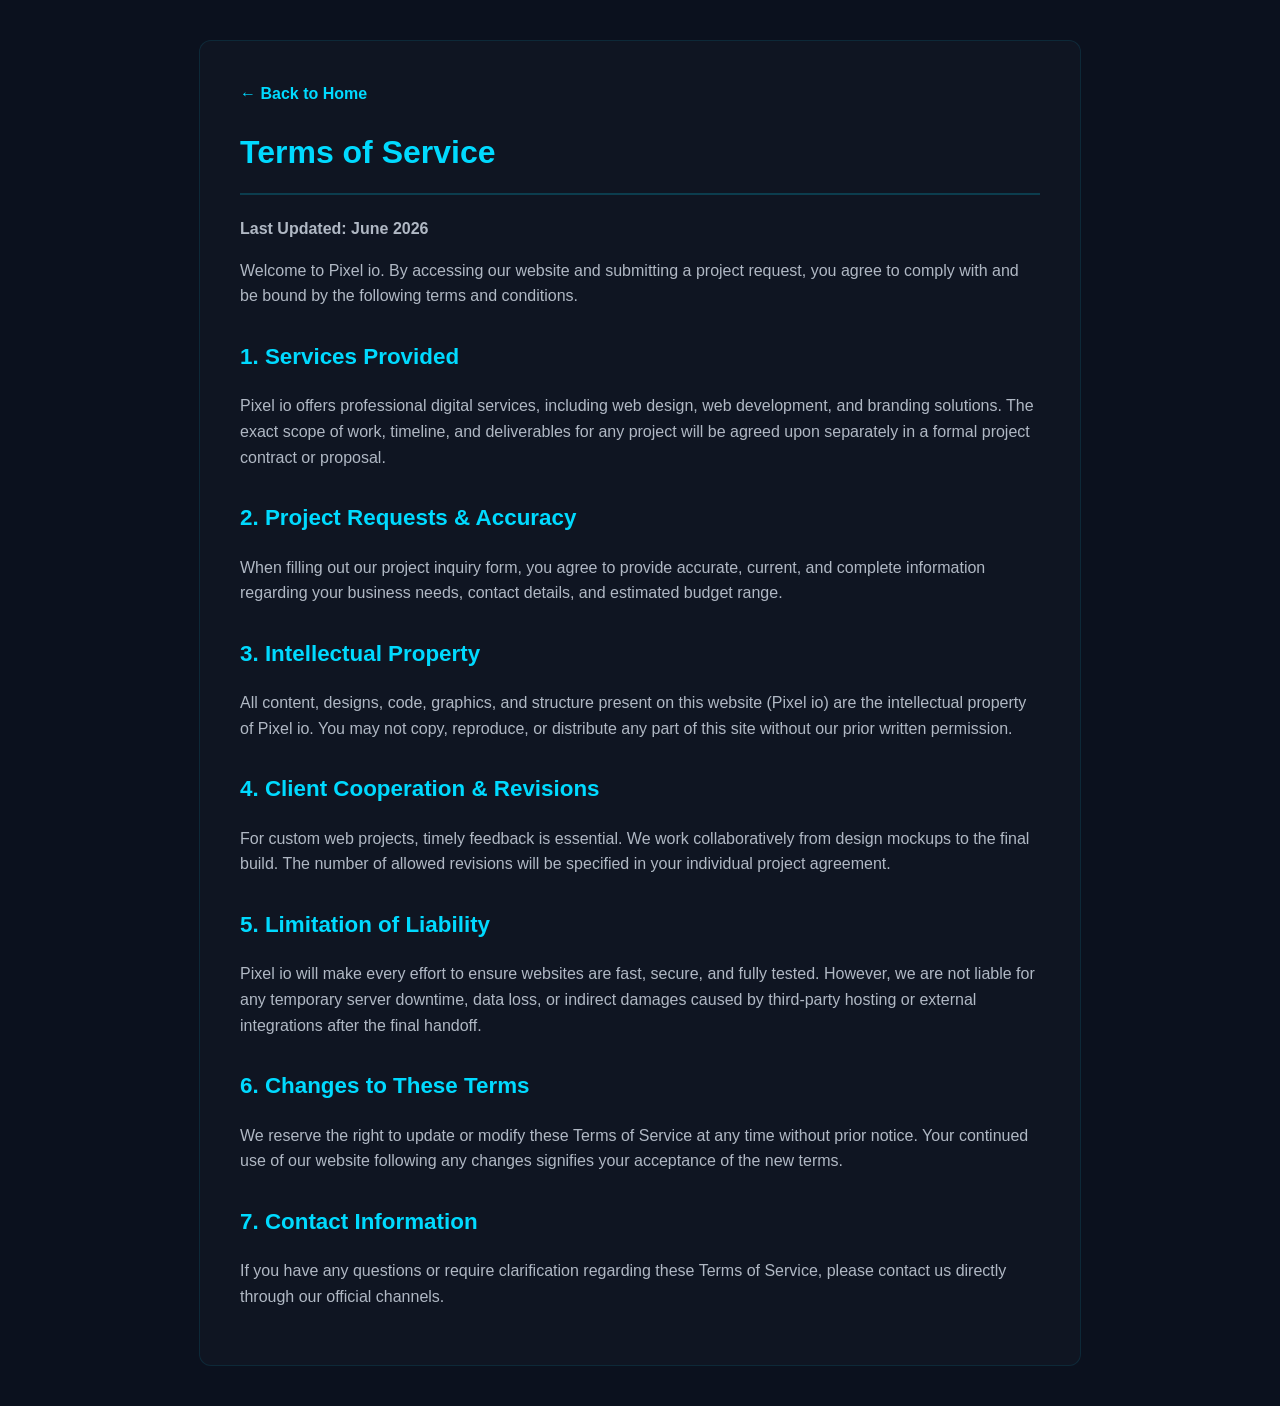
<file: terms.html>
<!DOCTYPE html>
<html lang="en">
<head>
  <meta charset="UTF-8">
  <meta name="viewport" content="width=device-width, initial-scale=1.0">
  <title>Terms of Service — Pixel io</title>
  <style>
    /* আপনার ওয়েবসাইটের ডার্ক থিম ও প্রাইভেসি পেজের সাথে মিল রেখে স্টাইল */
    body {
      background-color: #0b111e;
      color: #fff;
      font-family: 'Segoe UI', Tahoma, Geneva, Verdana, sans-serif;
      line-height: 1.6;
      margin: 0;
      padding: 40px 20px;
    }
    .container {
      max-width: 800px;
      margin: 0 auto;
      background: rgba(255, 255, 255, 0.02);
      padding: 40px;
      border-radius: 12px;
      border: 1px solid rgba(0, 218, 255, 0.1);
    }
    h1 {
      color: #00daff;
      border-bottom: 2px solid rgba(0, 218, 255, 0.2);
      padding-bottom: 15px;
      margin-top: 0;
    }
    h2 {
      color: #00daff;
      margin-top: 30px;
      font-size: 1.4rem;
    }
    p, li {
      color: #b0b8c4;
    }
    ul {
      padding-left: 20px;
    }
    .back-home {
      display: inline-block;
      margin-bottom: 20px;
      color: #00daff;
      text-decoration: none;
      font-weight: bold;
      transition: opacity 0.2s;
    }
    .back-home:hover {
      opacity: 0.8;
    }
  </style>
</head>
<body>

  <div class="container">
    <a href="index.html" class="back-home">← Back to Home</a>

    <h1>Terms of Service</h1>
    <p><strong>Last Updated: June 2026</strong></p>
    <p>Welcome to Pixel io. By accessing our website and submitting a project request, you agree to comply with and be bound by the following terms and conditions.</p>

    <h2>1. Services Provided</h2>
    <p>Pixel io offers professional digital services, including web design, web development, and branding solutions. The exact scope of work, timeline, and deliverables for any project will be agreed upon separately in a formal project contract or proposal.</p>

    <h2>2. Project Requests & Accuracy</h2>
    <p>When filling out our project inquiry form, you agree to provide accurate, current, and complete information regarding your business needs, contact details, and estimated budget range.</p>

    <h2>3. Intellectual Property</h2>
    <p>All content, designs, code, graphics, and structure present on this website (Pixel io) are the intellectual property of Pixel io. You may not copy, reproduce, or distribute any part of this site without our prior written permission.</p>

    <h2>4. Client Cooperation & Revisions</h2>
    <p>For custom web projects, timely feedback is essential. We work collaboratively from design mockups to the final build. The number of allowed revisions will be specified in your individual project agreement.</p>

    <h2>5. Limitation of Liability</h2>
    <p>Pixel io will make every effort to ensure websites are fast, secure, and fully tested. However, we are not liable for any temporary server downtime, data loss, or indirect damages caused by third-party hosting or external integrations after the final handoff.</p>

    <h2>6. Changes to These Terms</h2>
    <p>We reserve the right to update or modify these Terms of Service at any time without prior notice. Your continued use of our website following any changes signifies your acceptance of the new terms.</p>

    <h2>7. Contact Information</h2>
    <p>If you have any questions or require clarification regarding these Terms of Service, please contact us directly through our official channels.</p>
  </div>

</body>
</html>
</file>
<file: style.css>
/* ==========================================================================
   Pixel Io Service - Premium Stylesheet
   Theme: Sleek Dark, Glassmorphism, 3D Tech Aesthetics
   ========================================================================== */

/* --- Custom Properties / Design Tokens --- */
:root {
    --bg-main: #060913;
    --bg-darker: #03050a;
    --bg-card: rgba(15, 22, 42, 0.45);
    --border-color: rgba(255, 255, 255, 0.08);
    --border-glow-cyan: rgba(0, 210, 255, 0.3);
    --border-glow-purple: rgba(99, 102, 241, 0.3);
    
    /* Neon Accents */
    --clr-cyan: #00d2ff;
    --clr-purple: #6366f1;
    --clr-magenta: #ff007f;
    --clr-blue: #38b6ff;
    --clr-text-main: #e2e8f0;
    --clr-text-muted: #94a3b8;
    
    /* Fonts */
    --font-heading: 'Outfit', -apple-system, BlinkMacSystemFont, "Segoe UI", Roboto, sans-serif;
    --font-body: 'Inter', -apple-system, BlinkMacSystemFont, "Segoe UI", Roboto, sans-serif;

    /* Transitions */
    --transition-fast: 0.2s ease;
    --transition-normal: 0.4s cubic-bezier(0.16, 1, 0.3, 1);
    --transition-slow: 0.8s cubic-bezier(0.16, 1, 0.3, 1);
}

/* --- Global Reset & Base --- */
*, *::before, *::after {
    box-sizing: border-box;
    margin: 0;
    padding: 0;
}

html {
    scroll-behavior: smooth;
    font-size: 16px;
    background-color: var(--bg-main);
    color: var(--clr-text-main);
    overflow-x: hidden;
}

body {
    font-family: var(--font-body);
    line-height: 1.6;
    min-height: 100vh;
}

/* Custom Scrollbar */
::-webkit-scrollbar {
    width: 8px;
}
::-webkit-scrollbar-track {
    background: var(--bg-darker);
}
::-webkit-scrollbar-thumb {
    background: rgba(255, 255, 255, 0.1);
    border-radius: 4px;
}
::-webkit-scrollbar-thumb:hover {
    background: var(--clr-cyan);
}

/* --- Typography --- */
h1, h2, h3, h4, h5, h6 {
    font-family: var(--font-heading);
    font-weight: 700;
    line-height: 1.2;
    color: #ffffff;
}

a {
    color: inherit;
    text-decoration: none;
    transition: var(--transition-fast);
}

p {
    color: var(--clr-text-muted);
}

img {
    max-width: 100%;
    height: auto;
    display: block;
}

/* --- Common Layout & Containers --- */
.container {
    width: 100%;
    max-width: 1280px;
    margin: 0 auto;
    padding: 0 2rem;
}

section {
    padding: 8rem 0;
    position: relative;
}

.text-center {
    text-align: center;
}

.text-cyan { color: var(--clr-cyan) !important; }
.text-purple { color: var(--clr-purple) !important; }

/* --- Interactive Canvas Background --- */
#pixel-bg-canvas {
    position: fixed;
    top: 0;
    left: 0;
    width: 100%;
    height: 100%;
    z-index: -1;
    pointer-events: all;
    opacity: 0.85;
}

/* --- Glassmorphic UI Components --- */
.glass-panel {
    background: var(--bg-card);
    backdrop-filter: blur(16px);
    -webkit-backdrop-filter: blur(16px);
    border: 1px solid var(--border-color);
    border-radius: 24px;
    box-shadow: 0 30px 60px rgba(0, 0, 0, 0.4), inset 0 1px 0 rgba(255, 255, 255, 0.1);
}

.glass-card {
    background: rgba(13, 19, 36, 0.4);
    backdrop-filter: blur(12px);
    -webkit-backdrop-filter: blur(12px);
    border: 1px solid var(--border-color);
    border-radius: 16px;
    transition: var(--transition-normal);
    box-shadow: 0 10px 30px rgba(0, 0, 0, 0.2);
}

.glass-card:hover {
    border-color: rgba(255, 255, 255, 0.15);
    transform: translateY(-5px);
    box-shadow: 0 20px 40px rgba(0, 0, 0, 0.35);
}

/* Glow Spheres (Background lights) */
.glow-sphere {
    position: absolute;
    border-radius: 50%;
    filter: blur(120px);
    z-index: -1;
    opacity: 0.15;
    pointer-events: none;
}

.cyan-glow {
    width: 300px;
    height: 300px;
    background: var(--clr-cyan);
    top: 10%;
    left: 10%;
}

.purple-glow {
    width: 400px;
    height: 400px;
    background: var(--clr-purple);
    bottom: 10%;
    right: 10%;
}

/* --- Buttons & UI Elements --- */
.btn {
    display: inline-flex;
    align-items: center;
    justify-content: center;
    gap: 0.5rem;
    padding: 0.875rem 2rem;
    font-family: var(--font-heading);
    font-weight: 600;
    font-size: 0.95rem;
    border-radius: 12px;
    cursor: pointer;
    transition: var(--transition-normal);
    position: relative;
    overflow: hidden;
}

.btn-primary {
    background: linear-gradient(135deg, var(--clr-cyan), #00b4d8);
    color: #030712;
    border: none;
}

.btn-primary:hover {
    transform: translateY(-2px);
    box-shadow: 0 12px 24px rgba(0, 242, 254, 0.3);
}

.btn-glow::after {
    content: '';
    position: absolute;
    top: 0;
    left: 0;
    width: 100%;
    height: 100%;
    background: linear-gradient(135deg, var(--clr-cyan), #00b4d8);
    opacity: 0;
    filter: blur(12px);
    z-index: -1;
    transition: var(--transition-normal);
}

.btn-glow:hover::after {
    opacity: 0.6;
}

.btn-glow-purple {
    background: linear-gradient(135deg, var(--clr-purple), var(--clr-magenta));
    color: #ffffff;
    border: none;
}

.btn-glow-purple:hover {
    transform: translateY(-2px);
    box-shadow: 0 12px 24px rgba(157, 78, 221, 0.4);
}

.btn-glow-purple::after {
    content: '';
    position: absolute;
    top: 0;
    left: 0;
    width: 100%;
    height: 100%;
    background: linear-gradient(135deg, var(--clr-purple), var(--clr-magenta));
    opacity: 0;
    filter: blur(12px);
    z-index: -1;
    transition: var(--transition-normal);
}

.btn-glow-purple:hover::after {
    opacity: 0.6;
}

.btn-secondary {
    background: rgba(255, 255, 255, 0.05);
    border: 1px solid var(--border-color);
    color: #ffffff;
}

.btn-secondary:hover {
    background: rgba(255, 255, 255, 0.1);
    border-color: rgba(255, 255, 255, 0.2);
}

.badge {
    display: inline-flex;
    align-items: center;
    gap: 0.5rem;
    padding: 0.5rem 1rem;
    border-radius: 9999px;
    font-size: 0.85rem;
    font-weight: 500;
}

.neon-badge {
    background: rgba(0, 242, 254, 0.08);
    border: 1px solid var(--border-glow-cyan);
    color: var(--clr-cyan);
    margin-bottom: 1.5rem;
}

.pulse-dot {
    width: 6px;
    height: 6px;
    background-color: var(--clr-cyan);
    border-radius: 50%;
    box-shadow: 0 0 10px var(--clr-cyan);
    animation: pulse 1.8s infinite;
}

/* --- Header / Navigation --- */
.navbar-header {
    position: fixed;
    top: 0;
    left: 0;
    width: 100%;
    z-index: 100;
    border-bottom: 1px solid var(--border-color);
    background: rgba(6, 9, 19, 0.5);
    backdrop-filter: blur(16px);
    -webkit-backdrop-filter: blur(16px);
    transition: var(--transition-normal);
}

.navbar-header.sticky {
    background: rgba(3, 5, 10, 0.85);
    padding: 0.5rem 0;
}

.nav-container {
    max-width: 1280px;
    margin: 0 auto;
    padding: 1.25rem 2rem;
    display: flex;
    align-items: center;
    justify-content: space-between;
    transition: var(--transition-normal);
}

.navbar-header.sticky .nav-container {
    padding: 0.75rem 2rem;
}

/* Futuristic Logo */
.logo {
    display: flex;
    align-items: center;
    gap: 0.75rem;
    font-family: var(--font-heading);
    font-weight: 800;
    font-size: 1.35rem;
    letter-spacing: -0.5px;
}

.logo-pixel-cube {
    width: 24px;
    height: 24px;
    position: relative;
    border: 2px solid var(--clr-cyan);
    border-radius: 4px;
    transform: rotate(45deg);
    transition: var(--transition-normal);
}

.logo:hover .logo-pixel-cube {
    transform: rotate(225deg);
    border-color: var(--clr-purple);
}

.pixel-dot {
    position: absolute;
    width: 6px;
    height: 6px;
    background: var(--clr-cyan);
}

.pixel-dot.top-left {
    top: -2px;
    left: -2px;
}

.pixel-dot.bottom-right {
    bottom: -2px;
    right: -2px;
}

.logo-text {
    font-size: 1.5rem;
    font-weight: 800;
    letter-spacing: -0.5px;
    display: inline-flex;
    align-items: center;
    gap: 0.25rem;
}

/* Nav Links */
.nav-menu {
    display: flex;
    gap: 2.25rem;
}

.nav-link {
    font-size: 0.95rem;
    font-weight: 500;
    color: var(--clr-text-muted);
    position: relative;
    padding: 0.25rem 0;
}

.nav-link:hover, .nav-link.active {
    color: #ffffff;
}

.nav-link::after {
    content: '';
    position: absolute;
    bottom: 0;
    left: 0;
    width: 100%;
    height: 2px;
    background: linear-gradient(90deg, var(--clr-cyan), var(--clr-purple));
    transform: scaleX(0);
    transform-origin: right;
    transition: transform var(--transition-normal);
}

.nav-link:hover::after, .nav-link.active::after {
    transform: scaleX(1);
    transform-origin: left;
}

.nav-actions {
    display: flex;
    align-items: center;
    gap: 1rem;
}

.mobile-menu-toggle {
    display: none;
    flex-direction: column;
    gap: 5px;
    width: 30px;
    background: transparent;
    border: none;
    cursor: pointer;
    z-index: 101;
}

.mobile-menu-toggle span {
    display: block;
    width: 100%;
    height: 2px;
    background-color: #ffffff;
    transition: var(--transition-normal);
}

/* --- Hero Section --- */
.hero-section {
    min-height: 100vh;
    display: flex;
    align-items: center;
    padding-top: 8rem;
    padding-bottom: 4rem;
}

.hero-container {
    display: grid;
    grid-template-columns: 1.1fr 0.9fr;
    gap: 4rem;
    align-items: center;
}

.hero-title {
    font-size: 3.5rem;
    font-weight: 900;
    line-height: 1.15;
    letter-spacing: -1px;
    margin-bottom: 1.5rem;
}

.gradient-text-1 {
    background: linear-gradient(135deg, #00f2fe, #4facfe);
    -webkit-background-clip: text;
    -webkit-text-fill-color: transparent;
    text-shadow: 0 0 40px rgba(0, 242, 254, 0.15);
}

.gradient-text-2 {
    background: linear-gradient(135deg, #b5179e, var(--clr-purple));
    -webkit-background-clip: text;
    -webkit-text-fill-color: transparent;
    text-shadow: 0 0 40px rgba(157, 78, 221, 0.15);
}

.hero-subtitle {
    font-size: 1.15rem;
    line-height: 1.6;
    margin-bottom: 2.5rem;
    max-width: 580px;
}

.hero-buttons {
    display: flex;
    gap: 1.25rem;
    margin-bottom: 4rem;
}

.hero-stats {
    display: flex;
    gap: 2.5rem;
    border-top: 1px solid var(--border-color);
    padding-top: 2rem;
}

.stat-item {
    display: flex;
    flex-direction: column;
    gap: 0.25rem;
}

.stat-item.border-left {
    border-left: 1px solid var(--border-color);
    padding-left: 2.5rem;
}

.stat-num {
    font-family: var(--font-heading);
    font-size: 2rem;
    font-weight: 800;
    color: #ffffff;
    line-height: 1;
}

.stat-label {
    font-size: 0.85rem;
    color: var(--clr-text-muted);
}

/* Hero 3D Image Wrapper */
.hero-visual {
    position: relative;
    display: flex;
    justify-content: center;
    align-items: center;
}

.hero-visual .glass-panel {
    padding: 1.5rem;
    position: relative;
    animation: float 6s ease-in-out infinite;
    max-width: 480px;
    width: 100%;
}

.hero-3d-image {
    width: 100%;
    border-radius: 16px;
    box-shadow: 0 15px 35px rgba(0, 0, 0, 0.5);
    background: #03050a;
}

/* Floating Glassmorphic Panels */
.floating-panel {
    position: absolute;
    display: flex;
    align-items: center;
    gap: 0.75rem;
    padding: 0.75rem 1.25rem;
    backdrop-filter: blur(12px);
    -webkit-backdrop-filter: blur(12px);
    border-radius: 12px;
    z-index: 2;
}

.floating-panel i {
    font-size: 1.25rem;
}

.floating-panel h4 {
    font-size: 0.85rem;
    margin-bottom: 2px;
}

.floating-panel p {
    font-size: 0.75rem;
}

.fp-1 {
    top: 15%;
    left: -15%;
    animation: float-reverse 7s ease-in-out infinite;
    border-left: 2px solid var(--clr-cyan);
}

.fp-2 {
    bottom: 15%;
    right: -15%;
    animation: float 5.5s ease-in-out infinite;
    border-right: 2px solid var(--clr-purple);
}

/* Scroll indicator */
.scroll-indicator {
    position: absolute;
    bottom: 2rem;
    left: 50%;
    transform: translateX(-50%);
    display: flex;
    flex-direction: column;
    align-items: center;
    gap: 0.5rem;
    font-size: 0.8rem;
    color: var(--clr-text-muted);
}

.mouse-icon {
    width: 22px;
    height: 36px;
    border: 2px solid var(--clr-text-muted);
    border-radius: 12px;
    position: relative;
}

.mouse-icon .wheel {
    width: 4px;
    height: 8px;
    background-color: var(--clr-cyan);
    border-radius: 2px;
    position: absolute;
    top: 6px;
    left: 50%;
    transform: translateX(-50%);
    animation: scroll-wheel 1.6s infinite;
}

/* --- Section Header --- */
.section-header {
    max-width: 650px;
    margin: 0 auto 5rem auto;
}

.section-tag {
    font-family: var(--font-heading);
    font-size: 0.85rem;
    text-transform: uppercase;
    letter-spacing: 2px;
    color: var(--clr-cyan);
    font-weight: 600;
    margin-bottom: 0.75rem;
    display: block;
}

.section-title {
    font-size: 2.5rem;
    font-weight: 800;
    margin-bottom: 1rem;
}

/* --- Services Section --- */
.services-section {
    background: linear-gradient(180deg, var(--bg-main) 0%, rgba(3, 5, 10, 0.4) 100%);
}

.services-grid-wrapper {
    width: 100%;
    margin-top: 4rem;
}

.services-grid {
    display: grid;
    grid-template-columns: repeat(3, 1fr);
    gap: 2rem;
}

.service-card {
    padding: 2.25rem;
    position: relative;
    overflow: hidden;
    height: 100%;
    display: flex;
    flex-direction: column;
}

/* 3D Parallax + Micro-animations */
.service-card {
    perspective: 1000px;
    transform-style: preserve-3d;
    will-change: transform, box-shadow;
    transition: transform var(--transition-fast), box-shadow var(--transition-fast);
}

.service-card .service-icon {
    position: relative;
    overflow: hidden;
}

.service-card .service-icon::before {
    /* subtle animated gradient ring behind icons */
    content: '';
    position: absolute;
    inset: -35% -35% -35% -35%;
    background: conic-gradient(from 120deg, rgba(0,210,255,0.08), rgba(99,102,241,0.08), rgba(255,0,127,0.06));
    transform: rotate(0deg);
    opacity: 0;
    transition: transform var(--transition-slow), opacity var(--transition-normal);
    z-index: 0;
}

.service-card:hover .service-icon::before {
    opacity: 1;
    transform: rotate(45deg) scale(1.02);
}

.service-card .service-icon > i {
    position: relative;
    z-index: 2;
    transition: transform var(--transition-normal);
}

.service-card .card-underline {
    position: absolute;
    left: 0;
    bottom: 0;
    height: 2px;
    width: 40px;
    border-radius: 2px;
    background: linear-gradient(90deg, var(--clr-cyan), var(--clr-purple));
    transform-origin: left center;
    transform: scaleX(0);
    transition: transform var(--transition-normal);
    z-index: 1;
}

.service-card:hover .card-underline {
    transform: scaleX(1);
}

.service-card h3 {
    font-size: 1.25rem;
    margin-bottom: 0.75rem;
    position: relative;
    z-index: 1;
}

.service-card p {
    font-size: 0.9rem;
    line-height: 1.5;
    position: relative;
    z-index: 1;
}

.service-icon {
    width: 48px;
    height: 48px;
    border-radius: 12px;
    background: rgba(15, 28, 53, 0.6);
    border: 1px solid rgba(255, 255, 255, 0.06);
    display: flex;
    align-items: center;
    justify-content: center;
    font-size: 1.35rem;
    margin-bottom: 1.5rem;
    position: relative;
    z-index: 1;
    box-shadow: inset 0 1px 0 rgba(255, 255, 255, 0.05);
}

.icon-yellow {
    color: #ffb703;
    text-shadow: 0 0 10px rgba(255, 183, 3, 0.35);
}

.icon-cyan-brand {
    color: var(--clr-cyan);
    text-shadow: 0 0 10px rgba(0, 210, 255, 0.35);
}

/* Service Card Glow Hover Background */
.card-glow-bg {
    position: absolute;
    top: 0;
    left: 0;
    width: 100%;
    height: 100%;
    background: radial-gradient(circle at var(--mouse-x, 50%) var(--mouse-y, 50%), rgba(255, 255, 255, 0.03) 0%, transparent 60%);
    opacity: 0;
    transition: opacity 0.3s;
    pointer-events: none;
    z-index: 0;
}

.service-card:hover .card-glow-bg {
    opacity: 1;
}

.service-card:hover {
    border-color: var(--border-glow-cyan);
}

.service-card:nth-child(even):hover {
    border-color: var(--border-glow-purple);
}

/* Services 3D visual wrapper */
.services-visual-wrapper {
    display: flex;
    justify-content: center;
}

.services-3d-visual {
    padding: 1rem;
    position: relative;
    max-width: 450px;
    width: 100%;
}

.services-img {
    width: 100%;
    border-radius: 18px;
    background: #03050a;
}

.central-glow {
    width: 250px;
    height: 250px;
    background: radial-gradient(circle, var(--clr-purple) 0%, transparent 70%);
    top: 50%;
    left: 50%;
    transform: translate(-50%, -50%);
    opacity: 0.25;
}

/* --- Concept / Process Section --- */
.concept-section {
    background: var(--bg-darker);
}

.concept-container {
    display: grid;
    grid-template-columns: 0.95fr 1.05fr;
    gap: 5rem;
    align-items: center;
}

.concept-visual .glass-panel {
    padding: 1.5rem;
    max-width: 450px;
    width: 100%;
    animation: float 6.5s ease-in-out infinite;
}

.mascot-img {
    width: 100%;
    border-radius: 16px;
    background: #03050a;
}

.cyan-glow-2 {
    width: 320px;
    height: 320px;
    background: var(--clr-cyan);
    top: 15%;
    right: 15%;
    opacity: 0.1;
}

/* Methodology Steps */
.concept-steps {
    display: flex;
    flex-direction: column;
    gap: 2rem;
    margin-top: 3rem;
}

.step-item {
    display: flex;
    gap: 1.5rem;
}

.step-number {
    font-family: var(--font-heading);
    font-size: 1.25rem;
    font-weight: 800;
    color: var(--clr-cyan);
    width: 44px;
    height: 44px;
    background: rgba(0, 242, 254, 0.08);
    border: 1px solid var(--border-glow-cyan);
    border-radius: 12px;
    display: flex;
    align-items: center;
    justify-content: center;
    flex-shrink: 0;
}

.step-item:nth-child(even) .step-number {
    color: var(--clr-purple);
    background: rgba(157, 78, 221, 0.08);
    border-color: var(--border-glow-purple);
}

.step-text h4 {
    font-size: 1.1rem;
    margin-bottom: 0.35rem;
}

.step-text p {
    font-size: 0.9rem;
}

/* --- Portfolio Showcase --- */
.portfolio-grid {
    display: grid;
    grid-template-columns: repeat(3, 1fr);
    gap: 2rem;
}

.portfolio-card {
    padding: 1.25rem;
    height: 100%;
    display: flex;
    flex-direction: column;
}

.portfolio-img-wrapper {
    position: relative;
    height: 220px;
    border-radius: 12px;
    overflow: hidden;
    background: #050811;
    margin-bottom: 1.5rem;
    display: flex;
    align-items: center;
    justify-content: center;
}

.portfolio-preview-glow {
    position: absolute;
    width: 140px;
    height: 140px;
    border-radius: 50%;
    filter: blur(50px);
    opacity: 0.25;
    z-index: 1;
}

.portfolio-preview-glow.cyan { background: var(--clr-cyan); }
.portfolio-preview-glow.purple { background: var(--clr-purple); }
.portfolio-preview-glow.magenta { background: var(--clr-magenta); }

/* Mock UI Design elements inside portfolio images */
.mock-ui {
    width: 80%;
    height: 80%;
    border: 1px solid rgba(255, 255, 255, 0.1);
    border-radius: 8px;
    background: rgba(10, 15, 30, 0.6);
    backdrop-filter: blur(4px);
    z-index: 2;
    display: flex;
    flex-direction: column;
    overflow: hidden;
}

.mock-header {
    height: 20px;
    background: rgba(255, 255, 255, 0.04);
    border-bottom: 1px solid rgba(255, 255, 255, 0.08);
    display: flex;
    align-items: center;
    gap: 4px;
    padding: 0 8px;
}

.mock-dot {
    width: 6px;
    height: 6px;
    border-radius: 50%;
    background: rgba(255, 255, 255, 0.2);
}

.mock-body {
    flex: 1;
    padding: 10px;
    display: flex;
    flex-direction: column;
    gap: 8px;
}

.mock-hero-box {
    height: 50px;
    background: linear-gradient(135deg, rgba(0, 242, 254, 0.1) 0%, rgba(0, 119, 182, 0.15) 100%);
    border: 1px dashed rgba(0, 242, 254, 0.3);
    border-radius: 4px;
}

.mock-hero-box.purple-bg {
    background: linear-gradient(135deg, rgba(157, 78, 221, 0.1) 0%, rgba(255, 0, 127, 0.15) 100%);
    border-color: rgba(157, 78, 221, 0.3);
}

.mock-hero-box.magenta-bg {
    background: linear-gradient(135deg, rgba(255, 0, 127, 0.1) 0%, rgba(0, 242, 254, 0.15) 100%);
    border-color: rgba(255, 0, 127, 0.3);
}

.mock-grid-box {
    display: grid;
    grid-template-columns: repeat(3, 1fr);
    gap: 6px;
}

.mock-grid-box span {
    height: 35px;
    background: rgba(255, 255, 255, 0.03);
    border: 1px solid rgba(255, 255, 255, 0.05);
    border-radius: 3px;
}

.portfolio-tag {
    position: absolute;
    top: 12px;
    left: 12px;
    background: rgba(6, 9, 19, 0.75);
    backdrop-filter: blur(8px);
    -webkit-backdrop-filter: blur(8px);
    border: 1px solid var(--border-color);
    padding: 0.25rem 0.75rem;
    border-radius: 6px;
    font-size: 0.75rem;
    font-weight: 500;
    color: #ffffff;
    z-index: 3;
}

.portfolio-info {
    flex: 1;
    display: flex;
    flex-direction: column;
}

.portfolio-info h3 {
    font-size: 1.25rem;
    margin-bottom: 0.5rem;
}

.portfolio-info p {
    font-size: 0.9rem;
    margin-bottom: 1.5rem;
    flex: 1;
}

.portfolio-link {
    font-family: var(--font-heading);
    font-weight: 600;
    font-size: 0.9rem;
    color: var(--clr-cyan);
    display: inline-flex;
    align-items: center;
    gap: 0.5rem;
}

.portfolio-card:hover .portfolio-link {
    color: #ffffff;
    gap: 0.75rem;
}

/* --- Contact Section --- */
.contact-section {
    background: linear-gradient(180deg, var(--bg-main) 0%, var(--bg-darker) 100%);
}

.contact-container {
    display: grid;
    grid-template-columns: 1fr 1.1fr;
    gap: 5rem;
    align-items: flex-start;
}

.contact-top-text {
    font-size: 1.15rem;
    line-height: 1.6;
    color: var(--clr-text-muted);
    margin-bottom: 2rem;
}

.online-status-badge {
    display: inline-flex;
    align-items: center;
    gap: 0.65rem;
    padding: 0.5rem 1.1rem;
    background: rgba(0, 210, 255, 0.05);
    border: 1px solid rgba(0, 210, 255, 0.15);
    border-radius: 30px;
    font-size: 0.85rem;
    color: var(--clr-cyan);
    margin-bottom: 2.5rem;
    font-weight: 500;
}

.online-dot {
    width: 8px;
    height: 8px;
    background: #00ff66;
    border-radius: 50%;
    box-shadow: 0 0 10px #00ff66;
    display: inline-block;
    animation: pulse-green 1.8s infinite;
}

.contact-info-list {
    display: flex;
    flex-direction: column;
    gap: 1.5rem;
}

.contact-info-item {
    display: flex;
    align-items: center;
    gap: 1.25rem;
}

.info-icon {
    width: 48px;
    height: 48px;
    border-radius: 12px;
    background: rgba(255, 255, 255, 0.03);
    border: 1px solid var(--border-color);
    display: flex;
    align-items: center;
    justify-content: center;
    font-size: 1.25rem;
    color: var(--clr-cyan);
}

.contact-info-item span {
    display: block;
    font-size: 0.8rem;
    color: var(--clr-text-muted);
}

.contact-info-item strong {
    font-family: var(--font-heading);
    font-size: 1.05rem;
    color: #ffffff;
}

.social-circles {
    display: flex;
    gap: 1rem;
    margin-top: 3.5rem;
}

.social-circle {
    width: 42px;
    height: 42px;
    border-radius: 50%;
    display: flex;
    align-items: center;
    justify-content: center;
    font-family: var(--font-heading);
    font-weight: 700;
    font-size: 0.9rem;
    color: #ffffff;
    transition: var(--transition-normal);
    border: 1px solid rgba(255, 255, 255, 0.05);
}

.fb-circle {
    background: #1877f2;
    box-shadow: 0 4px 15px rgba(24, 119, 242, 0.3);
}

.wh-circle {
    background: #25d366;
    box-shadow: 0 4px 15px rgba(37, 211, 102, 0.3);
}

.in-circle {
    background: #e1306c;
    box-shadow: 0 4px 15px rgba(225, 48, 108, 0.3);
}

.social-circle:hover {
    transform: translateY(-3px) scale(1.05);
    filter: brightness(1.1);
}

/* Form Styling */
.contact-form-wrapper {
    padding: 3rem;
}

.form-title {
    font-size: 1.85rem;
    font-weight: 800;
    margin-bottom: 0.5rem;
    line-height: 1.2;
}

.form-subtitle {
    font-size: 0.9rem;
    color: var(--clr-text-muted);
    margin-bottom: 2.25rem;
}

.contact-form {
    display: flex;
    flex-direction: column;
    gap: 1.5rem;
}

.form-row {
    display: grid;
    grid-template-columns: 1fr 1fr;
    gap: 1.5rem;
}

.form-group {
    display: flex;
    flex-direction: column;
    gap: 0.5rem;
}

.form-group label {
    font-family: var(--font-heading);
    font-size: 0.85rem;
    font-weight: 500;
    color: #ffffff;
}

.form-group input, 
.form-group textarea, 
.form-group select {
    background: rgba(3, 5, 10, 0.5);
    border: 1px solid var(--border-color);
    border-radius: 10px;
    padding: 0.85rem 1.25rem;
    font-family: var(--font-body);
    font-size: 0.95rem;
    color: #ffffff;
    transition: var(--transition-fast);
    outline: none;
    width: 100%;
}

.form-group input::placeholder, 
.form-group textarea::placeholder {
    color: rgba(255, 255, 255, 0.25);
}

.form-group input:focus, 
.form-group textarea:focus, 
.form-group select:focus {
    border-color: var(--clr-cyan);
    box-shadow: 0 0 15px rgba(0, 210, 255, 0.15);
}

/* Custom Select Dropdown logic */
.custom-select-wrapper {
    position: relative;
}

.custom-select-wrapper select {
    appearance: none;
    -webkit-appearance: none;
    -moz-appearance: none;
    cursor: pointer;
    padding-right: 2.5rem;
}

.custom-select-wrapper::after {
    content: '\f078';
    font-family: 'Font Awesome 6 Free';
    font-weight: 900;
    font-size: 0.8rem;
    color: var(--clr-text-muted);
    position: absolute;
    right: 1.25rem;
    top: 50%;
    transform: translateY(-50%);
    pointer-events: none;
}

/* Budget Selector Grid */
.budget-grid {
    display: grid;
    grid-template-columns: repeat(3, 1fr);
    gap: 0.75rem;
}

.budget-option {
    position: relative;
    cursor: pointer;
}

.budget-option input {
    position: absolute;
    opacity: 0;
    width: 0;
    height: 0;
}

.budget-option span {
    display: flex;
    align-items: center;
    justify-content: center;
    padding: 0.85rem 0.5rem;
    background: rgba(3, 5, 10, 0.4);
    border: 1px solid var(--border-color);
    border-radius: 8px;
    font-size: 0.78rem;
    font-family: var(--font-heading);
    font-weight: 500;
    color: var(--clr-text-muted);
    text-align: center;
    white-space: nowrap;
    transition: var(--transition-fast);
}

.budget-option input:checked + span {
    background: rgba(0, 210, 255, 0.05);
    border-color: var(--clr-cyan);
    color: #ffffff;
    box-shadow: 0 0 12px rgba(0, 210, 255, 0.18);
}

.budget-option:hover span {
    border-color: rgba(255, 255, 255, 0.15);
    color: #ffffff;
}

/* Custom Checkbox Group */
.checkbox-container {
    display: flex;
    align-items: flex-start;
    gap: 0.75rem;
    cursor: pointer;
    user-select: none;
    font-size: 0.85rem;
    line-height: 1.4;
    color: var(--clr-text-muted);
}

.checkbox-container input {
    margin-top: 0.2rem;
    width: 16px;
    height: 16px;
    border-radius: 4px;
    border: 1px solid var(--border-color);
    background: rgba(3, 5, 10, 0.5);
    cursor: pointer;
    accent-color: var(--clr-cyan);
}

.link-cyan {
    color: var(--clr-cyan);
    font-weight: 500;
}

.link-cyan:hover {
    text-decoration: underline;
}

@keyframes pulse-green {
    0% {
        transform: scale(0.95);
        box-shadow: 0 0 0 0 rgba(0, 255, 102, 0.7);
    }
    70% {
        transform: scale(1);
        box-shadow: 0 0 0 6px rgba(0, 255, 102, 0);
    }
    100% {
        transform: scale(0.95);
        box-shadow: 0 0 0 0 rgba(0, 255, 102, 0);
    }
}

.btn-block {
    width: 100%;
    margin-top: 1rem;
}

/* --- Footer --- */
.main-footer {
    border-top: 1px solid var(--border-color);
    background: #03050a;
    padding-top: 6rem;
    padding-bottom: 2rem;
}

.footer-container {
    display: grid;
    grid-template-columns: 1.3fr 0.8fr 0.8fr 1.1fr;
    gap: 4rem;
    margin-bottom: 5rem;
}

.footer-brand p {
    margin-top: 1.5rem;
    margin-bottom: 2rem;
    max-width: 280px;
    font-size: 0.9rem;
}

.social-links {
    display: flex;
    gap: 1rem;
}

.social-links a {
    width: 40px;
    height: 40px;
    border-radius: 10px;
    background: rgba(255, 255, 255, 0.03);
    border: 1px solid var(--border-color);
    display: flex;
    align-items: center;
    justify-content: center;
    color: var(--clr-text-muted);
}

.social-links a:hover {
    color: var(--clr-cyan);
    border-color: var(--border-glow-cyan);
    box-shadow: 0 0 10px rgba(0, 242, 254, 0.15);
    transform: translateY(-2px);
}

.footer-links h4 {
    font-size: 1.1rem;
    margin-bottom: 1.5rem;
}

.footer-links ul {
    list-style: none;
    display: flex;
    flex-direction: column;
    gap: 0.75rem;
}

.footer-links ul a {
    font-size: 0.9rem;
    color: var(--clr-text-muted);
}

.footer-links ul a:hover {
    color: #ffffff;
    padding-left: 4px;
}

.footer-links p {
    font-size: 0.9rem;
    margin-bottom: 1.25rem;
}

/* Subscribe input styling */
.subscribe-form {
    display: flex;
    background: rgba(255, 255, 255, 0.02);
    border: 1px solid var(--border-color);
    border-radius: 10px;
    overflow: hidden;
    padding: 0.25rem;
}

.subscribe-form input {
    flex: 1;
    background: transparent;
    border: none;
    outline: none;
    padding: 0.65rem 1rem;
    color: #ffffff;
    font-family: var(--font-body);
    font-size: 0.9rem;
}

.subscribe-form input::placeholder {
    color: rgba(255, 255, 255, 0.2);
}

.subscribe-form .btn-icon {
    width: 38px;
    height: 38px;
    border-radius: 8px;
    background: linear-gradient(135deg, var(--clr-cyan), var(--clr-purple));
    border: none;
    color: #030712;
    cursor: pointer;
    display: flex;
    align-items: center;
    justify-content: center;
    transition: var(--transition-fast);
}

.subscribe-form .btn-icon:hover {
    box-shadow: 0 0 10px rgba(0, 242, 254, 0.25);
}

.footer-bottom {
    border-top: 1px solid rgba(255, 255, 255, 0.04);
    padding-top: 2rem;
}

.footer-bottom-container {
    display: flex;
    justify-content: space-between;
    align-items: center;
    font-size: 0.85rem;
    color: var(--clr-text-muted);
}

.footer-legal {
    display: flex;
    gap: 1.5rem;
}

.footer-legal a:hover {
    color: #ffffff;
}

/* --- Animations --- */
@keyframes pulse {
    0% {
        transform: scale(0.95);
        box-shadow: 0 0 0 0 rgba(0, 242, 254, 0.7);
    }
    70% {
        transform: scale(1);
        box-shadow: 0 0 0 8px rgba(0, 242, 254, 0);
    }
    100% {
        transform: scale(0.95);
        box-shadow: 0 0 0 0 rgba(0, 242, 254, 0);
    }
}

@keyframes float {
    0%, 100% {
        transform: translateY(0px) rotate(0deg);
    }
    50% {
        transform: translateY(-12px) rotate(1deg);
    }
}

@keyframes float-reverse {
    0%, 100% {
        transform: translateY(0px) rotate(0deg);
    }
    50% {
        transform: translateY(12px) rotate(-1deg);
    }
}

@keyframes scroll-wheel {
    0% {
        opacity: 1;
        top: 6px;
    }
    50% {
        opacity: 0.3;
        top: 18px;
    }
    100% {
        opacity: 0;
        top: 6px;
    }
}

/* --- Responsive Adaptations --- */
@media (max-width: 1024px) {
    section {
        padding: 6rem 0;
    }
    
    .container {
        padding: 0 1.5rem;
    }
    
    .hero-container, 
    .services-grid-wrapper, 
    .concept-container, 
    .contact-container {
        grid-template-columns: 1fr;
        gap: 3.5rem;
    }
    
    .hero-content {
        text-align: center;
        display: flex;
        flex-direction: column;
        align-items: center;
    }
    
    .hero-subtitle {
        margin-left: auto;
        margin-right: auto;
    }
    
    .hero-buttons {
        justify-content: center;
    }
    
    .hero-stats {
        width: 100%;
        justify-content: center;
    }
    
    .services-grid {
        grid-template-columns: 1fr 1fr;
    }
    
    .concept-visual {
        display: flex;
        justify-content: center;
    }
    
    .portfolio-grid {
        grid-template-columns: 1fr 1fr;
    }
    
    .footer-container {
        grid-template-columns: 1fr 1fr;
        gap: 3rem;
    }

    /* Prevent floating panels from creating horizontal overflow */
    .fp-1 {
        left: -5%;
    }
    .fp-2 {
        right: -5%;
    }
}

@media (max-width: 768px) {
    html {
        font-size: 14px;
    }
    
    .container {
        padding: 0 1.25rem;
    }

    .nav-menu {
        position: fixed;
        top: 0;
        right: -100%;
        width: 280px;
        height: 100vh;
        background: rgba(3, 5, 10, 0.96);
        backdrop-filter: blur(20px);
        -webkit-backdrop-filter: blur(20px);
        flex-direction: column;
        padding: 7rem 3rem;
        gap: 2rem;
        z-index: 99;
        border-left: 1px solid var(--border-color);
        transition: var(--transition-normal);
    }
    
    .nav-menu.active {
        right: 0;
    }
    
    .mobile-menu-toggle {
        display: flex;
    }
    
    .mobile-menu-toggle.active span:nth-child(1) {
        transform: rotate(45deg) translate(5px, 5px);
    }
    
    .mobile-menu-toggle.active span:nth-child(2) {
        opacity: 0;
    }
    
    .mobile-menu-toggle.active span:nth-child(3) {
        transform: rotate(-45deg) translate(5px, -5px);
    }
    
    .nav-actions {
        margin-right: 1.5rem;
    }
    
    .nav-actions .btn {
        padding: 0.65rem 1.25rem;
        font-size: 0.85rem;
    }
    
    .hero-title {
        font-size: 2.8rem;
    }
    
    .services-grid {
        grid-template-columns: 1fr;
    }
    
    .portfolio-grid {
        grid-template-columns: 1fr;
    }
    
    .form-row {
        grid-template-columns: 1fr;
    }
    
    .contact-form-wrapper {
        padding: 2.5rem;
    }
    
    .footer-container {
        grid-template-columns: 1fr;
        gap: 2.5rem;
    }
    
    .footer-bottom-container {
        flex-direction: column;
        gap: 1rem;
        text-align: center;
    }

    /* Move floating panels closer to prevent overflow */
    .fp-1 {
        left: 2%;
        top: 8%;
    }
    
    .fp-2 {
        right: 2%;
        bottom: 8%;
    }
}

@media (max-width: 480px) {
    section {
        padding: 4.5rem 0;
    }

    .container {
        padding: 0 1rem;
    }

    .hero-title {
        font-size: 2.1rem;
        line-height: 1.2;
    }

    .hero-subtitle {
        font-size: 1rem;
        margin-bottom: 2rem;
    }

    .hero-buttons {
        flex-direction: column;
        width: 100%;
        gap: 1rem;
    }
    
    .hero-buttons .btn {
        width: 100%;
    }

    .hero-stats {
        flex-direction: column;
        align-items: center;
        gap: 1.5rem;
        padding-top: 1.5rem;
    }
    
    .stat-item.border-left {
        border-left: none;
        padding-left: 0;
        border-top: 1px solid var(--border-color);
        padding-top: 1.5rem;
        width: 100%;
        text-align: center;
    }

    .section-title {
        font-size: 1.95rem;
    }

    .section-header {
        margin-bottom: 3.5rem;
    }

    /* Disable absolute positioning for panels on tiny displays to keep it clean */
    .fp-1, .fp-2 {
        position: relative;
        left: auto;
        right: auto;
        top: auto;
        bottom: auto;
        margin: 0.75rem auto 0 auto;
        width: fit-content;
        animation: none;
    }

    .hero-visual .glass-panel {
        display: flex;
        flex-direction: column;
        padding: 1rem;
    }

    .contact-form-wrapper {
        padding: 1.5rem;
    }

    .subscribe-form {
        flex-direction: column;
        border: none;
        gap: 0.75rem;
        background: transparent;
        padding: 0;
    }

    .subscribe-form input {
        background: rgba(255, 255, 255, 0.02);
        border: 1px solid var(--border-color);
        border-radius: 10px;
        padding: 0.85rem 1.25rem;
        width: 100%;
    }

    .subscribe-form .btn-icon {
        width: 100%;
        height: auto;
        padding: 0.85rem;
        border-radius: 10px;
    }
}
</file>
